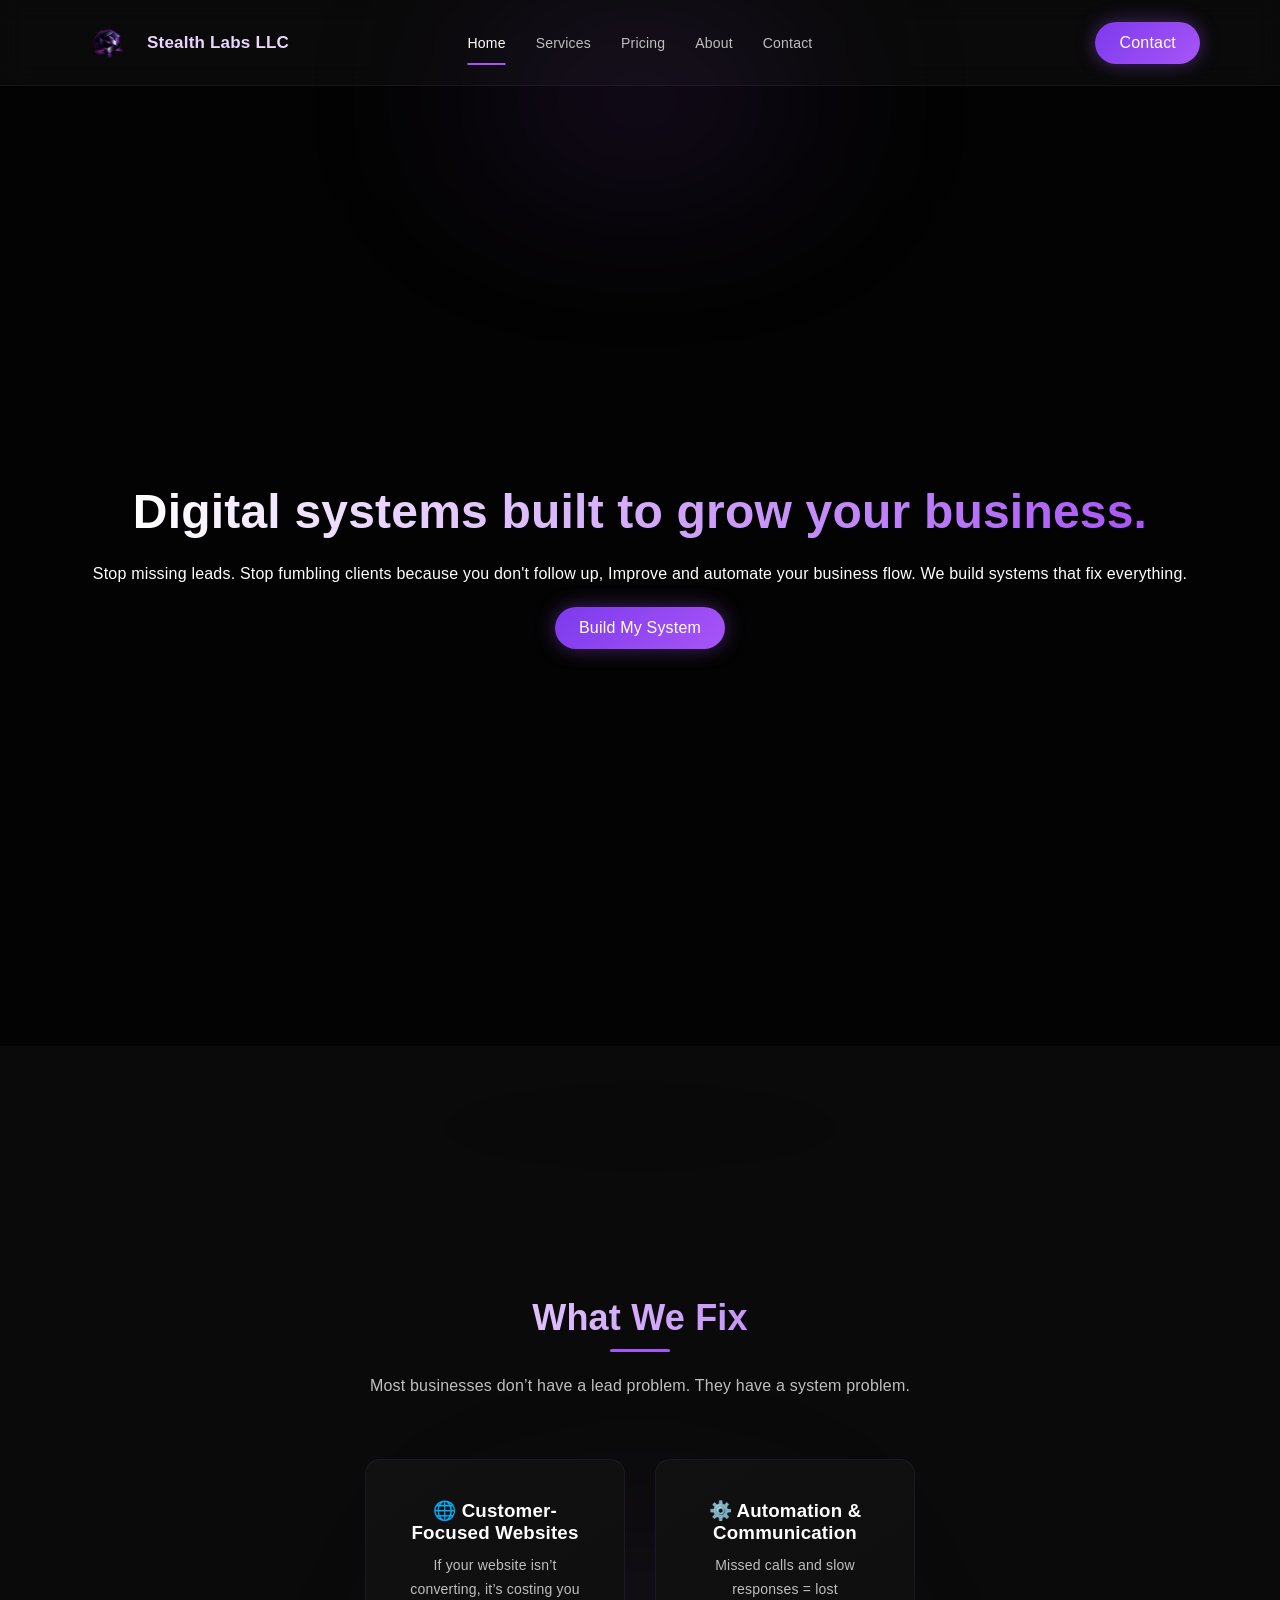
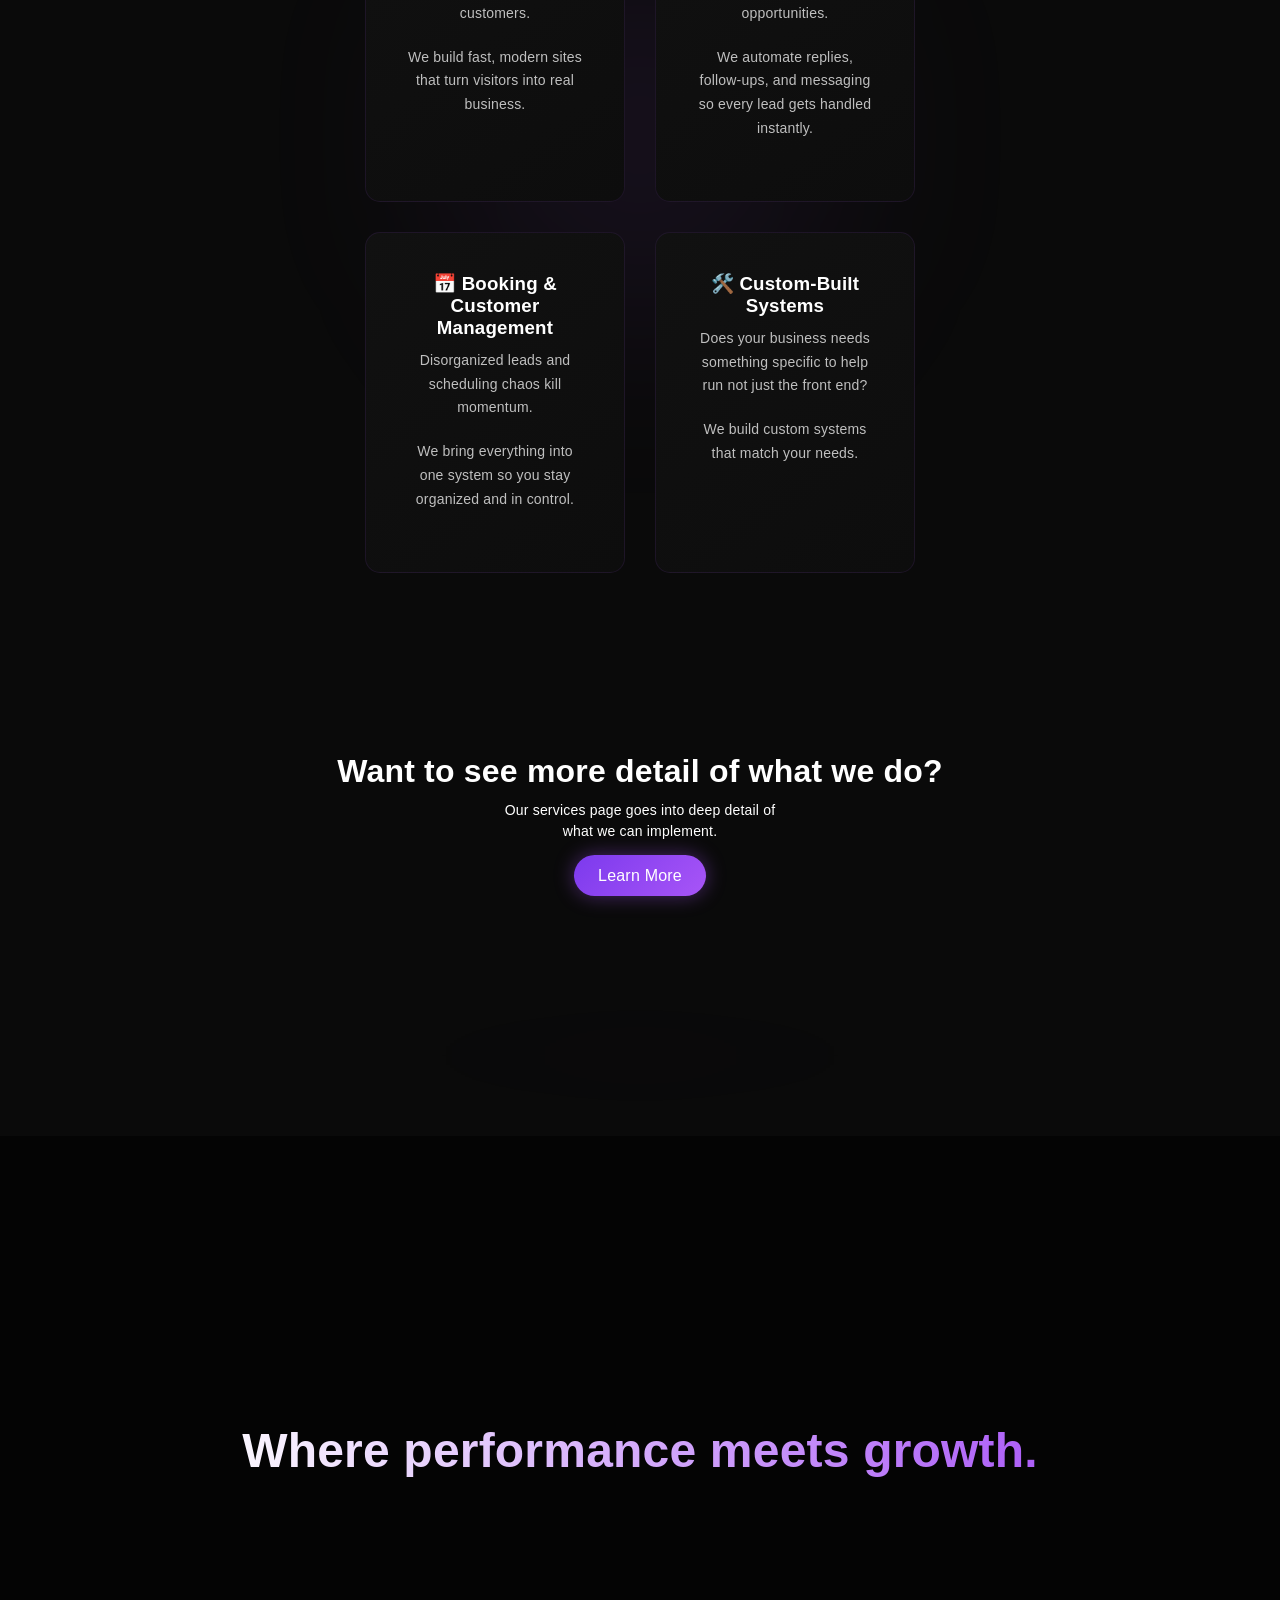
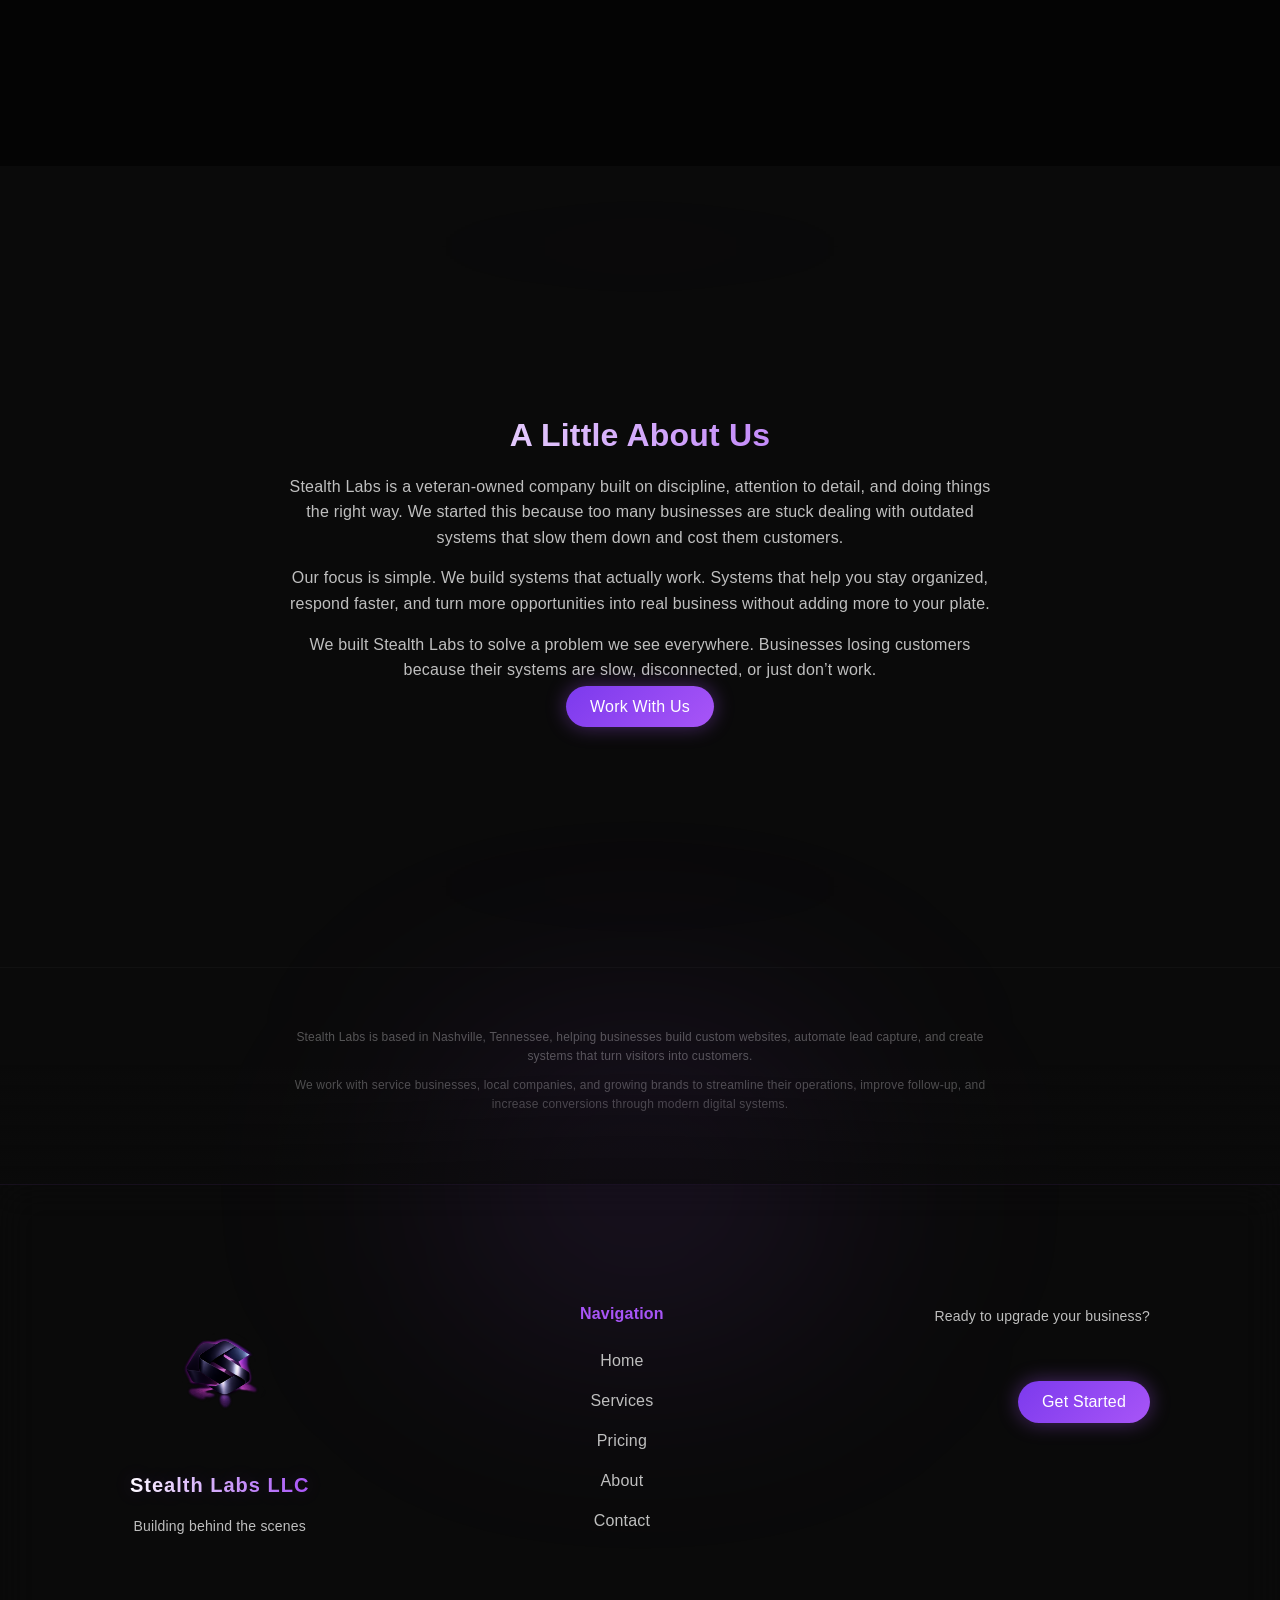
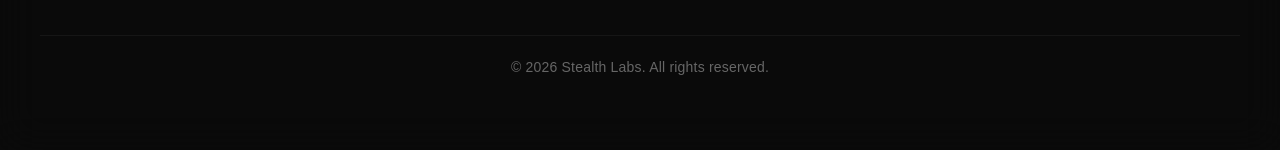
<file: index.html>
<!DOCTYPE html>
<html lang="en">
<head>
  <meta charset="UTF-8">
  <meta name="viewport" content="width=device-width, initial-scale=1.0">

  <title>Custom Business Operating Systems | Stealth Labs |</title>

  <meta name="description" content="Custom websites and automation systems, and business operating systems designed to capture leads, follow up automatically, and turn visitors into paying customers.">

  <meta name="robots" content="index, follow">

  <!-- Open Graph -->
  <meta property="og:title" content="Custom Websites & Automation | Stealth Labs">
  <meta property="og:description" content="We build high-performance websites and automation systems that turn visitors into customers.">
  <meta property="og:image" content="https://stealthlabsllc.com/Images/preview.jpg">
  <meta property="og:url" content="https://stealthlabsllc.com">
  <meta property="og:type" content="website">

  <link rel="icon" href="Images/Logo.png">
  <link rel="stylesheet" href="style.css">
  <link rel="prefetch" href="services.html">
  <link rel="prefetch" href="pricing.html">
  <link rel="prefetch" href="contact.html">
  <link rel="prefetch" href="about.html">
</head>
<body>

<!------------------- HEADER -------------------->
<header class="header">
  <div class="nav-container">

    <div class="logo">
      <a href="index.html" class="logo-wrap">
        <img src="Images/Logo.png">
        <span class="logo-text">Stealth Labs LLC</span>
      </a>
    </div>

    <nav class="nav">
      <a href="index.html" class="active">Home</a>
      <a href="services.html">Services</a>
      <a href="pricing.html">Pricing</a>
      <a href="about.html">About</a>
      <a href="contact.html" class="no-transition">Contact</a>
    </nav>

    <div class="hamburger" id="hamburger">
      <span></span>
      <span></span>
      <span></span>
    </div>

    <a href="contact.html" class="cta-btn no-transition">Contact</a>

  </div>
</header>
<!------------------- mobile menu -------------------->

<div class="mobile-menu" id="mobileMenu">

  <a href="index.html">Home</a>
  <a href="services.html">Services</a>
  <a href="pricing.html">Pricing</a>
  <a href="about.html">About</a>
  <a href="contact.html" class="no-transition">Contact</a>

</div>


<!------------------- HERO -------------------->

<section class="hero-video">

  <video autoplay muted loop playsinline class="bg-video">
    <source src="Images/growthvid.mp4" type="video/mp4">
  </video>

  <div class="hero-overlay"></div>

  <div class="container hero-container">
    <div class="hero-content">
      <h1>Digital systems built to grow your business.</h1>
      <p>Stop missing leads. Stop fumbling clients because you don't follow up, Improve and automate your business flow. We build systems that fix everything.</p>
      <a href="pricing.html#pricing-cards" class="cta-btn">Build My System</a>
    </div>
  </div>

</section>

<div class="divider"></div>
<!------------------- TRUST -------------------->

<section class="trust fade-up">

  <div class="container trust-container">

    <h2>What We Fix</h2>

    <p class="trust-subtext">
      Most businesses don’t have a lead problem. They have a system problem.
    </p>

    <div class="trust-grid">

      <div class="trust-item">
        <h3>🌐 Customer-Focused Websites</h3>
        <p>
          If your website isn’t converting, it’s costing you customers.
        </p>
        <p>
          We build fast, modern sites that turn visitors into real business.
        </p>
      </div>

      <div class="trust-item">
        <h3>⚙️ Automation & Communication</h3>
        <p>
          Missed calls and slow responses = lost opportunities.
        </p>
        <p>
          We automate replies, follow-ups, and messaging so every lead gets handled instantly.
        </p>
      </div>

      <div class="trust-item">
        <h3>📅 Booking & Customer Management</h3>
        <p>
          Disorganized leads and scheduling chaos kill momentum.
        </p>
        <p>
          We bring everything into one system so you stay organized and in control.
        </p>
      </div>

      <div class="trust-item">
        <h3>🛠️ Custom-Built Systems</h3>
        <p>
          Does your business needs something specific to help run not just the front end?
        </p>
        <p>
          We build custom systems that match your needs.
        </p>
      </div>

    </div>

  </div>

</section>

<section class="final-cta">

  <div class="container">

    <h2>Want to see more detail of what we do?</h2>
    <p>Our services page goes into deep detail of what we can implement.</p>

    <a href="services.html" class="cta-btn primary">Learn More</a>

  </div>

</section>

<div class="divider"></div>
<!------------------- VIDEO BREAK -------------------->
  
<section class="video-break fade-up">

  <video autoplay muted loop playsinline class="bg-video">
    <source src="Images/Codevid.mp4" type="video/mp4">
  </video>

  <div class="video-overlay"></div>

  <div class="video-content">
    <h2>Where performance meets growth.</h2>
  </div>

</section>

<div class="divider"></div>
<!------------------- ABOUT -------------------->

<section class="about fade-up">

  <div class="container about-container">

    <div class="about-text">
      <h2>A Little About Us</h2>

      <p>
        Stealth Labs is a veteran-owned company built on discipline, attention to detail, and doing things the right way.
        We started this because too many businesses are stuck dealing with outdated systems that slow them down and cost them customers.
      </p>

      <p>
        Our focus is simple. We build systems that actually work. Systems that help you stay organized, respond faster, 
        and turn more opportunities into real business without adding more to your plate.
      </p>

      <p>
        We built Stealth Labs to solve a problem we see everywhere. Businesses losing customers because their systems are slow, disconnected, or just don’t work.
      </p>

      <a href="pricing.html#pricing-cards" class="cta-btn">Work With Us</a>
    </div>

  </div>

</section>

<div class="divider"></div>


<!------------------- SEO -------------------->
<section class="seo-section">
  <div class="container">

    <p>
      Stealth Labs is based in Nashville, Tennessee, helping businesses build custom websites,
      automate lead capture, and create systems that turn visitors into customers.
    </p>

    <p>
      We work with service businesses, local companies, and growing brands to streamline their
      operations, improve follow-up, and increase conversions through modern digital systems.
    </p>

  </div>
</section>
<!------------------- FOOTER -------------------->
  
<footer class="footer">

    <div class="container footer-container">

      <div class="footer-col footer-brand">
        <img src="Images/Logo.png" alt="Stealth Labs Logo" class="footer-logo">

        <h3 class="brand-name">Stealth Labs LLC</h3>
        <p class="brand-tagline">Building behind the scenes</p>
      </div>

      <div class="footer-col">
        <h4>Navigation</h4>
        <a href="index.html">Home</a>
        <a href="services.html">Services</a>
        <a href="pricing.html">Pricing</a>
        <a href="about.html">About</a>
        <a href="contact.html" class="no-transition">Contact</a>
      </div>

      <div class="footer-cta">
        <p>Ready to upgrade your business?</p>
        <a href="pricing.html#pricing-cards" class="cta-btn">Get Started</a>
      </div>

    </div>

    <div class="footer-bottom">
      <p>© 2026 Stealth Labs. All rights reserved.</p>
    </div>

  </footer>

  <script src="script.js"></script>
  
</body>
</html>
</file>
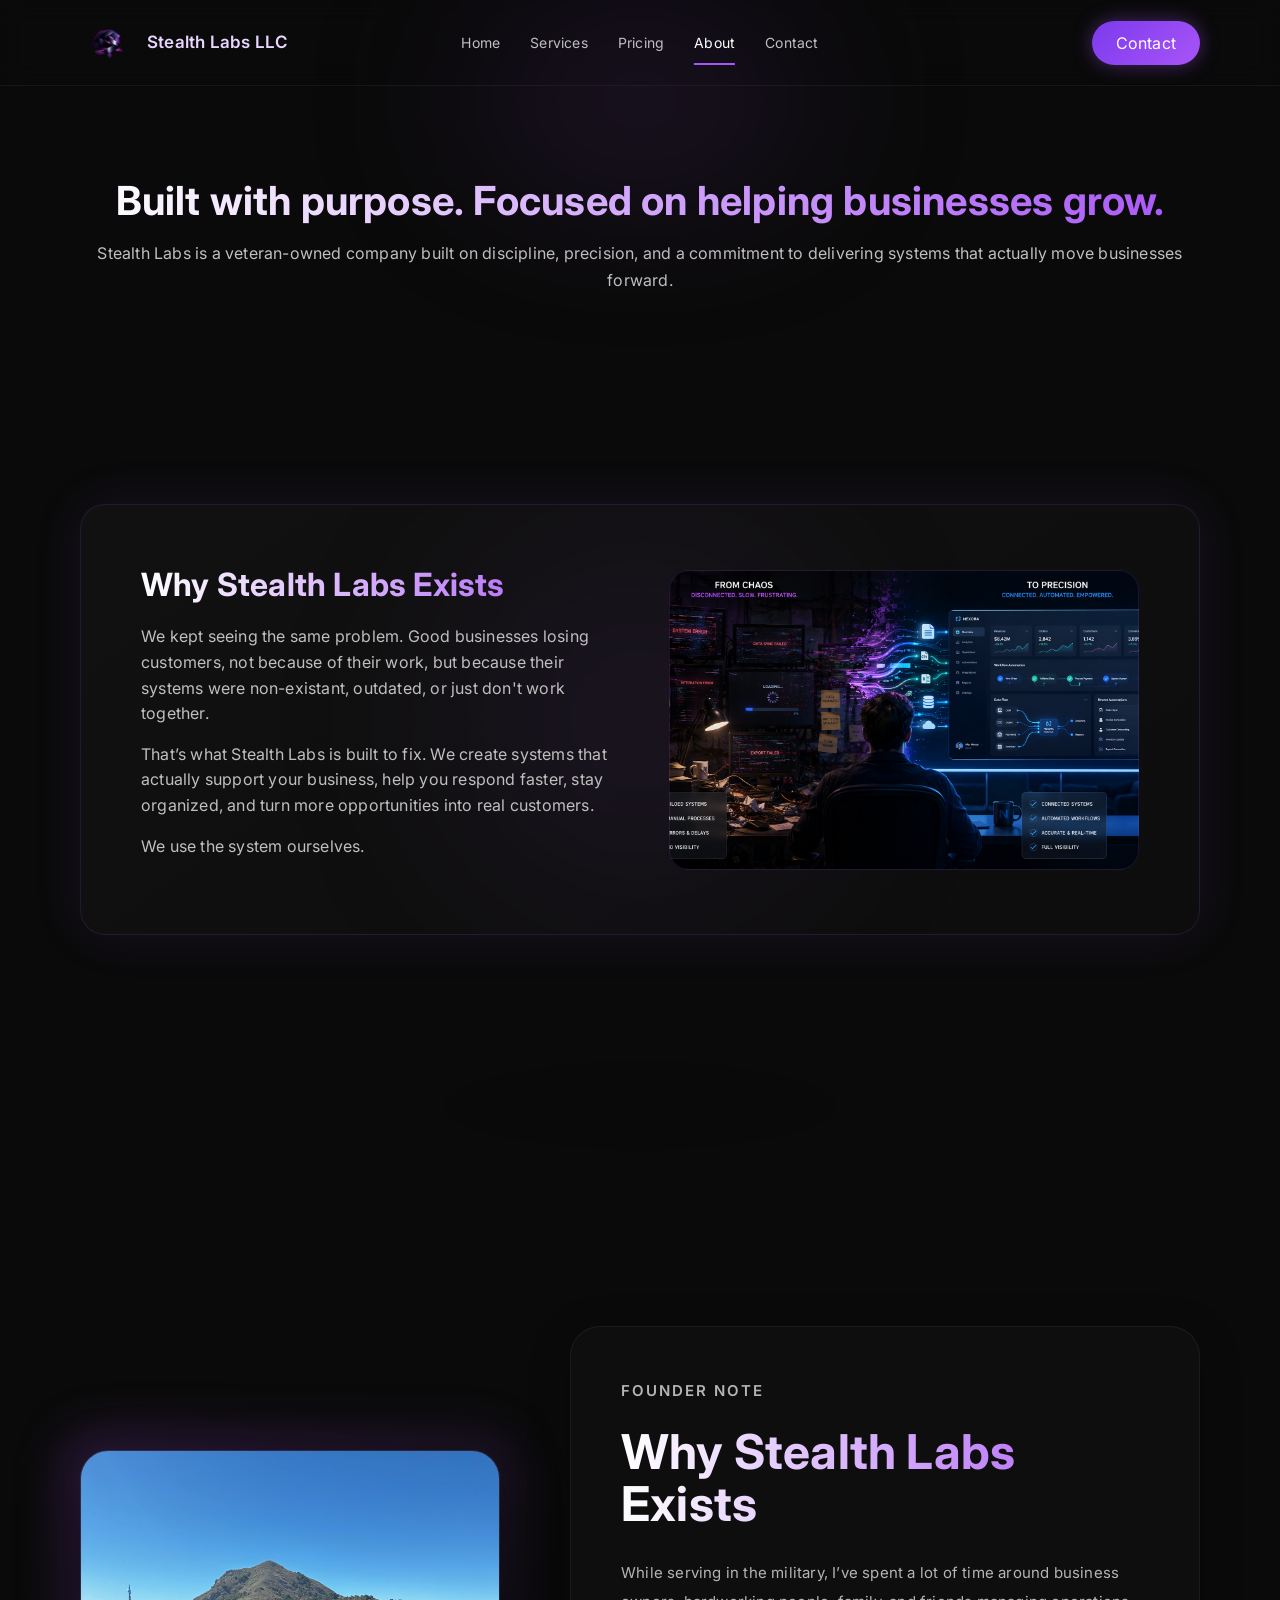
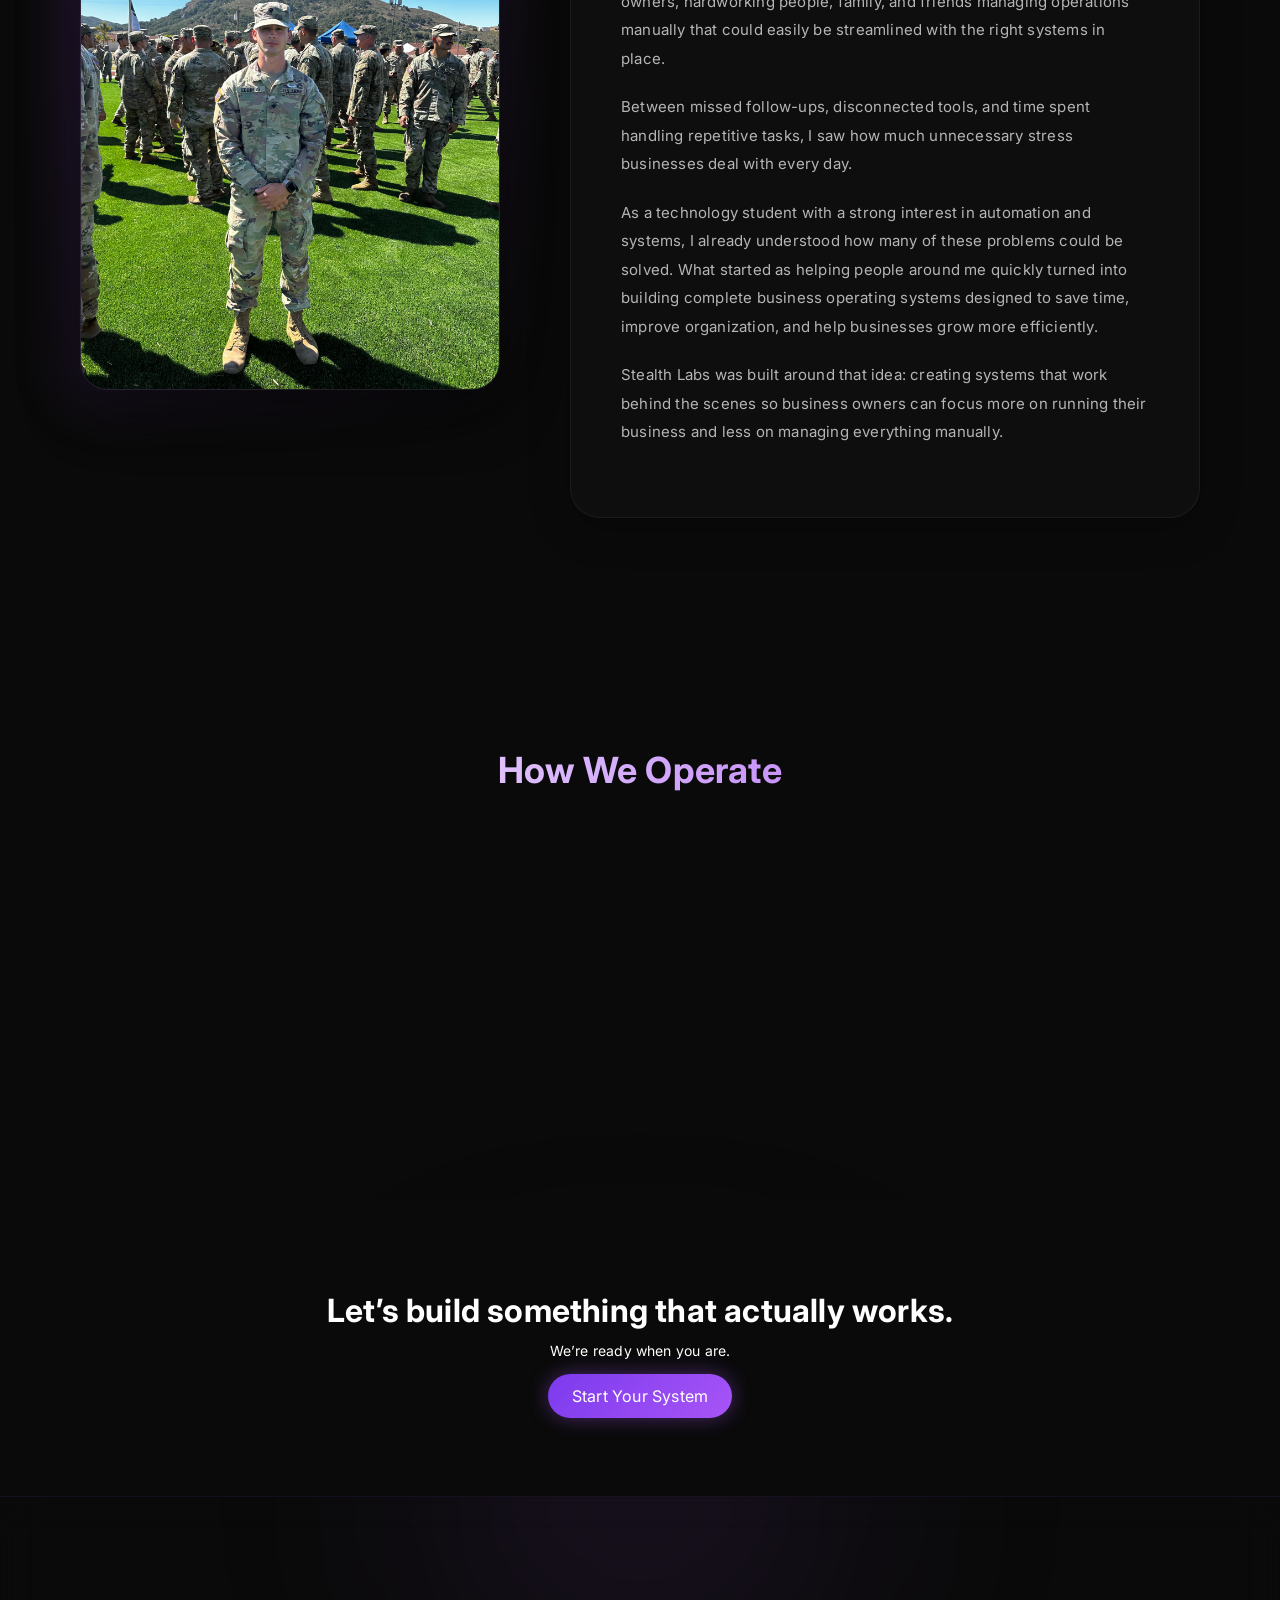
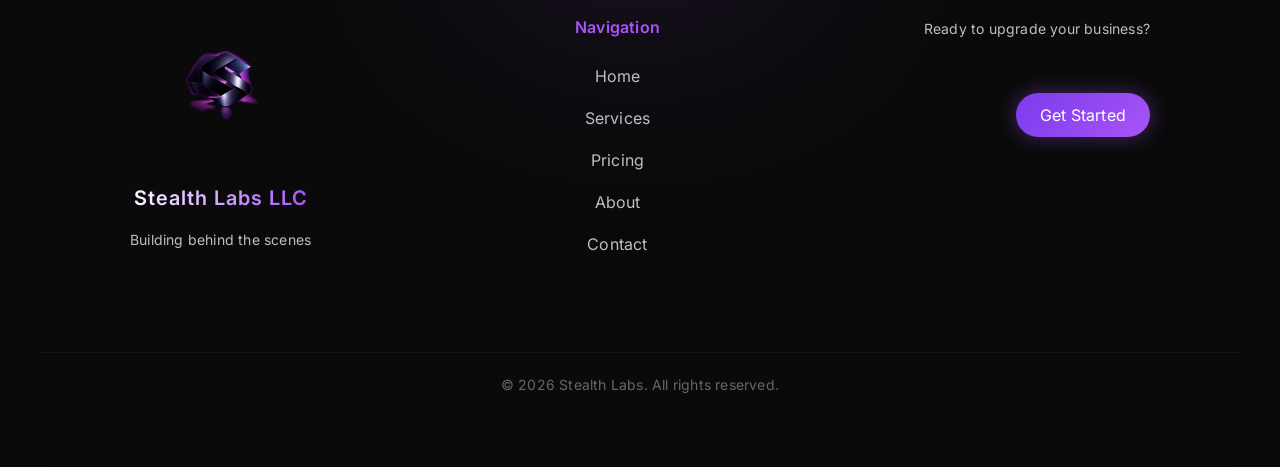
<file: about.html>
<!DOCTYPE html>
<html lang="en">
<head>
  <meta charset="UTF-8">
  <meta name="viewport" content="width=device-width, initial-scale=1.0, maximum-scale=1.0, user-scalable=no">
  <meta name="description" content="Custom websites and automation systems, and business operating systems designed to capture leads, follow up automatically, and turn visitors into paying customers.">
  <title>About | Stealth Labs</title>
  <link href="https://fonts.googleapis.com/css2?family=Inter:wght@300;400;600&display=swap" rel="stylesheet">
  <link rel="stylesheet" href="style.css">
  <link rel="prefetch" href="services.html">
  <link rel="prefetch" href="pricing.html">
  <link rel="prefetch" href="contact.html">
  <link rel="prefetch" href="index.html">
</head>
<body>

<!------------------- HEADER -------------------->   
<header class="header">
  <div class="nav-container">

    <div class="logo">
      <a href="index.html" class="logo-wrap">
        <img src="Images/Logo.png">
        <span class="logo-text">Stealth Labs LLC</span>
      </a>
    </div>

    <nav class="nav">
      <a href="index.html">Home</a>
      <a href="services.html">Services</a>
      <a href="pricing.html">Pricing</a>
      <a href="about.html" class="active">About</a>
      <a href="contact.html" class="no-transition">Contact</a>
    </nav>

    <div class="hamburger" id="hamburger">
        <span></span>
        <span></span>
        <span></span>
    </div>

    <a href="contact.html" class="cta-btn no-transition">Contact</a>

  </div>
</header>

<div class="mobile-menu" id="mobileMenu">
  <a href="index.html">Home</a>
  <a href="services.html">Services</a>
  <a href="pricing.html">Pricing</a>
  <a href="about.html">About</a>
  <a href="contact.html" class="no-transition">Contact</a>
</div>
<!--------------------ABOUT INTRO-------------------------->
<section class="about-intro">

  <div class="container">
    <h1>Built with purpose. Focused on helping businesses grow.</h1>
    <p>Stealth Labs is a veteran-owned company built on discipline, precision, and a commitment to delivering systems that actually move businesses forward.</p>
  </div>

</section>

<!--------------------ABOUT STORY-------------------------->

<section class="about-story">

  <div class="container">

    <div class="about-card">

      <div class="about-grid">

        <div class="about-text fade-left">
          <h2>Why Stealth Labs Exists</h2>

          <p>
            We kept seeing the same problem. Good businesses losing customers, not because of their work,
            but because their systems were non-existant, outdated, or just don't work together.
          </p>

          <p>
            That’s what Stealth Labs is built to fix. We create systems that actually support your business,
            help you respond faster, stay organized, and turn more opportunities into real customers.
          </p>

          <p>
            We use the system ourselves.
          </p>
        </div>

        <div class="about-visual fade-right"></div>

      </div>

    </div>

  </div>

</section>

<div class="divider"></div>

<!--------------------FOUNDER SECTION-------------------------->
<section class="founder-section">

  <div class="container founder-container">

    <!-- IMAGE -->
    <div class="founder-image-wrap">
      <img src="Images/founderphoto.jpeg" alt="Founder of Stealth Labs" class="founder-image">
    </div>

    <!-- CONTENT -->
    <div class="founder-content">

      <p class="section-label">FOUNDER NOTE</p>

      <h2>
        Why Stealth Labs Exists
      </h2>

      <p>
        While serving in the military, I’ve spent a lot of time around business owners, hardworking people, family, and friends managing operations manually that could easily be streamlined with the right systems in place.
      </p>

      <p>
        Between missed follow-ups, disconnected tools, and time spent handling repetitive tasks, I saw how much unnecessary stress businesses deal with every day.
      </p>

      <p>
        As a technology student with a strong interest in automation and systems, I already understood how many of these problems could be solved. What started as helping people around me quickly turned into building complete business operating systems designed to save time, improve organization, and help businesses grow more efficiently.
      </p>

      <p>
        Stealth Labs was built around that idea: creating systems that work behind the scenes so business owners can focus more on running their business and less on managing everything manually.
      </p>

    </div>

  </div>

</section>

<!--------------------ABOUT PRINCIPLES-------------------------->
<section class="about-principles">

  <div class="container">

    <h2 class="section-title">How We Operate</h2>

    <div class="principles-grid fade-up">

      <div class="principle-card fade-up">
        <div class="principle-icon">⚡</div>
        <h3>Precision</h3>
        <p>Every detail is intentional, built for performance, clarity, and long-term reliability.</p>
      </div>

      <div class="principle-card fade-up">
        <div class="principle-icon">🎯</div>
        <h3>Results</h3>
        <p>We prioritize outcomes, creating systems that directly contribute to your growth.</p>
      </div>

      <div class="principle-card fade-up">
        <div class="principle-icon">🔗</div>
        <h3>Simplicity</h3>
        <p>We streamline complexity into clean, efficient systems that are easy to use and scale.</p>
      </div>

    </div>

  </div>

</section>

<!--------------------FINAL CTA-------------------------->
<section class="final-cta">

  <div class="container">

    <h2>Let’s build something that actually works.</h2>
    <p>We’re ready when you are.</p>

    <a href="pricing.html#pricing-cards" class="cta-btn">Start Your System</a>

  </div>

</section>

<!------------------- FOOTER -------------------->
  
<footer class="footer">

    <div class="container footer-container">

      <div class="footer-col footer-brand">
        <img src="Images/Logo.png" alt="Stealth Labs Logo" class="footer-logo">

        <h3 class="brand-name">Stealth Labs LLC</h3>
        <p class="brand-tagline">Building behind the scenes</p>
      </div>

      <div class="footer-col">
        <h4>Navigation</h4>
        <a href="index.html">Home</a>
        <a href="services.html">Services</a>
        <a href="pricing.html">Pricing</a>
        <a href="about.html">About</a>
        <a href="contact.html" class="no-transition">Contact</a>
      </div>

      <div class="footer-cta">
        <p>Ready to upgrade your business?</p>
        <a href="pricing.html#pricing-cards" class="cta-btn">Get Started</a>
      </div>

    </div>

    <div class="footer-bottom">
      <p>© 2026 Stealth Labs. All rights reserved.</p>
    </div>

  </footer>

  <script src="script.js"></script>
  
</body>
</html>
</file>
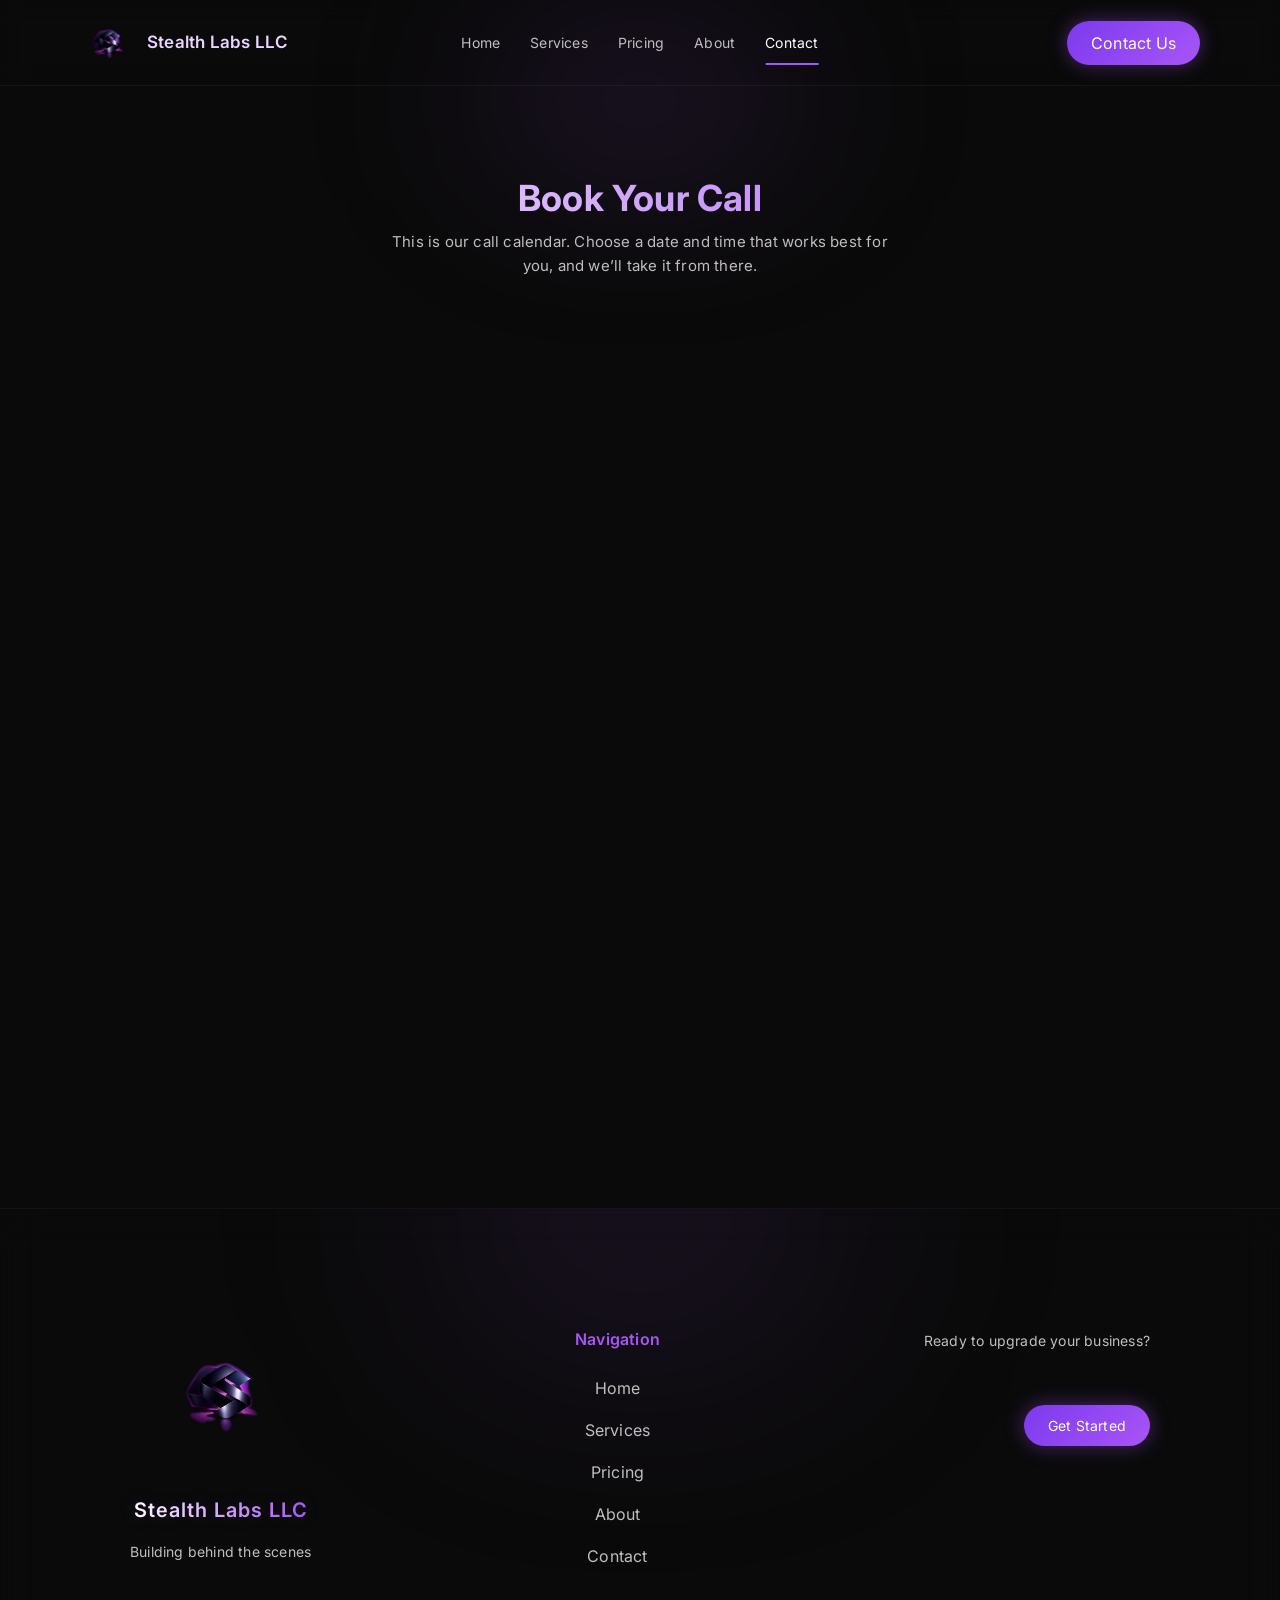
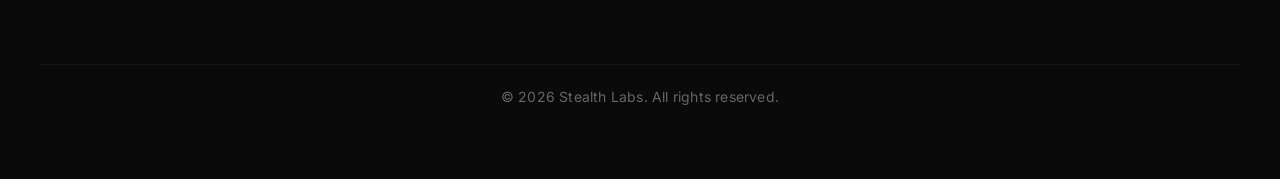
<file: contact.html>
<!DOCTYPE html>
<html lang="en">
<head>
  <meta charset="UTF-8">
  <meta name="viewport" content="width=device-width, initial-scale=1.0, maximum-scale=1.0, user-scalable=no">
  <meta name="description" content="Custom websites and automation systems, and business operating systems designed to capture leads, follow up automatically, and turn visitors into paying customers.">
  <title>Contact | Stealth Labs</title>
  <link href="https://fonts.googleapis.com/css2?family=Inter:wght@300;400;600&display=swap" rel="stylesheet">
  <link rel="stylesheet" href="style.css">
</head>
<body>

<!------------------- HEADER -------------------->   
<header class="header">
  <div class="nav-container">

    <div class="logo">
      <a href="index.html" class="logo-wrap">
        <img src="Images/Logo.png">
        <span class="logo-text">Stealth Labs LLC</span>
      </a>
    </div>

    <nav class="nav">
      <a href="index.html">Home</a>
      <a href="services.html">Services</a>
      <a href="pricing.html">Pricing</a>
      <a href="about.html">About</a>
      <a href="contact.html" class="active">Contact</a>
    </nav>

    <div class="hamburger" id="hamburger">
        <span></span>
        <span></span>
        <span></span>
    </div>

    <a href="contact.html" class="cta-btn">Contact Us</a>

  </div>
</header>

<div class="mobile-menu" id="mobileMenu">
  <a href="index.html">Home</a>
  <a href="services.html">Services</a>
  <a href="pricing.html">Pricing</a>
  <a href="about.html">About</a>
  <a href="contact.html">Contact</a>
</div>



<!------------------- FORM SECTION -------------------->
<section class="booking-section">

  <div class="container">

    <div class="booking-card">

      <h2 class="booking-title">
        Book Your Call
      </h2>

      <p class="booking-subtext">
        This is our call calendar. Choose a date and time that works best for you, and we’ll take it from there.
      </p>

      <div class="booking-embed">
        <iframe 
          src="https://pumpkin.stealthlabsllc.com/widget/booking/Y8qMVrfTcVpvbakUo5XM"
          style="width:100%; border:none;"
          id="bookingFrame"
        ></iframe>
      </div>

    </div>

  </div>

</section>

<script src="https://pumpkin.stealthlabsllc.com/js/form_embed.js"></script>


<!------------------- FOOTER -------------------->
  
<footer class="footer">

    <div class="container footer-container">

      <div class="footer-col footer-brand">
        <img src="Images/Logo.png" alt="Stealth Labs Logo" class="footer-logo">

        <h3 class="brand-name">Stealth Labs LLC</h3>
        <p class="brand-tagline">Building behind the scenes</p>
      </div>

      <div class="footer-col">
        <h4>Navigation</h4>
        <a href="index.html">Home</a>
        <a href="services.html">Services</a>
        <a href="pricing.html">Pricing</a>
        <a href="about.html">About</a>
        <a href="contact.html">Contact</a>
      </div>

      <div class="footer-cta">
        <p>Ready to upgrade your business?</p>
        <a href="/contact.html" class="cta-btn footer-btn">Get Started</a>
      </div>

    </div>

    <div class="footer-bottom">
      <p>© 2026 Stealth Labs. All rights reserved.</p>
    </div>

  </footer>

  <script src="script.js"></script>
  
</body>
</html>
</file>
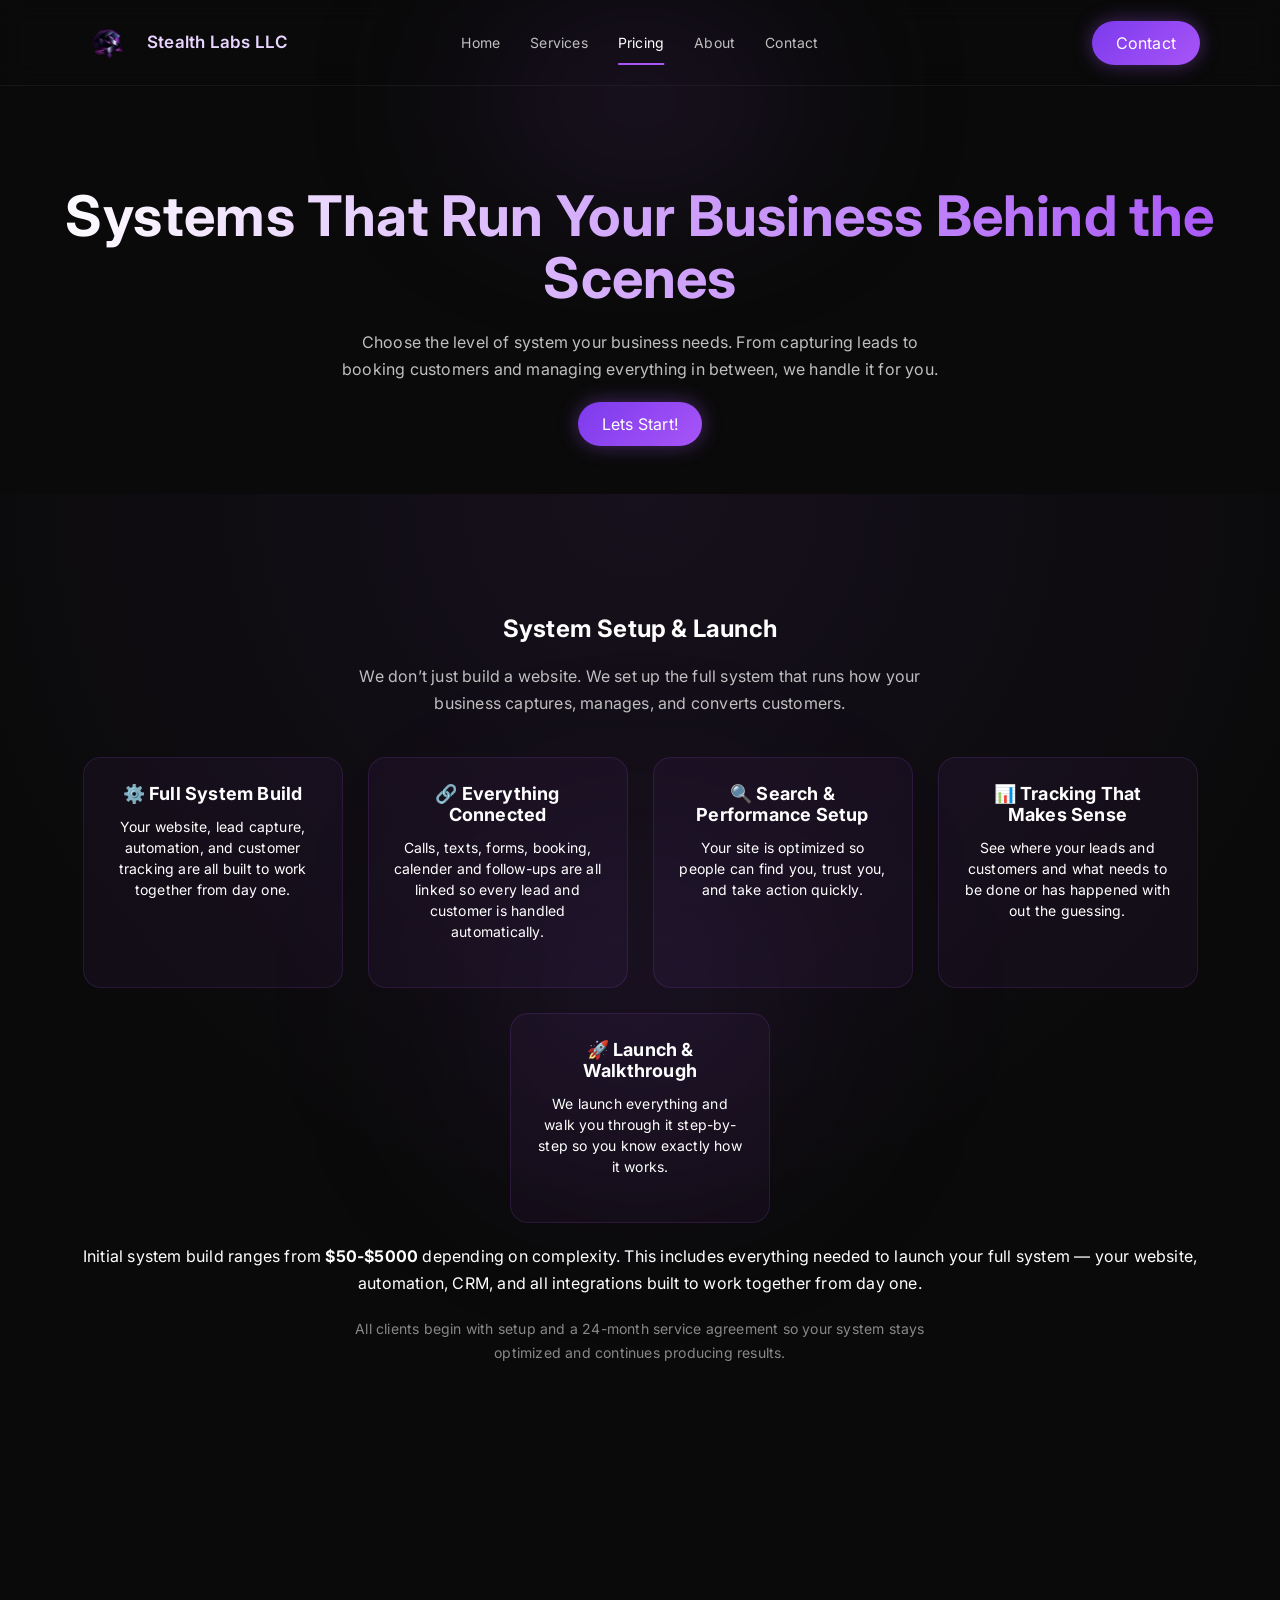
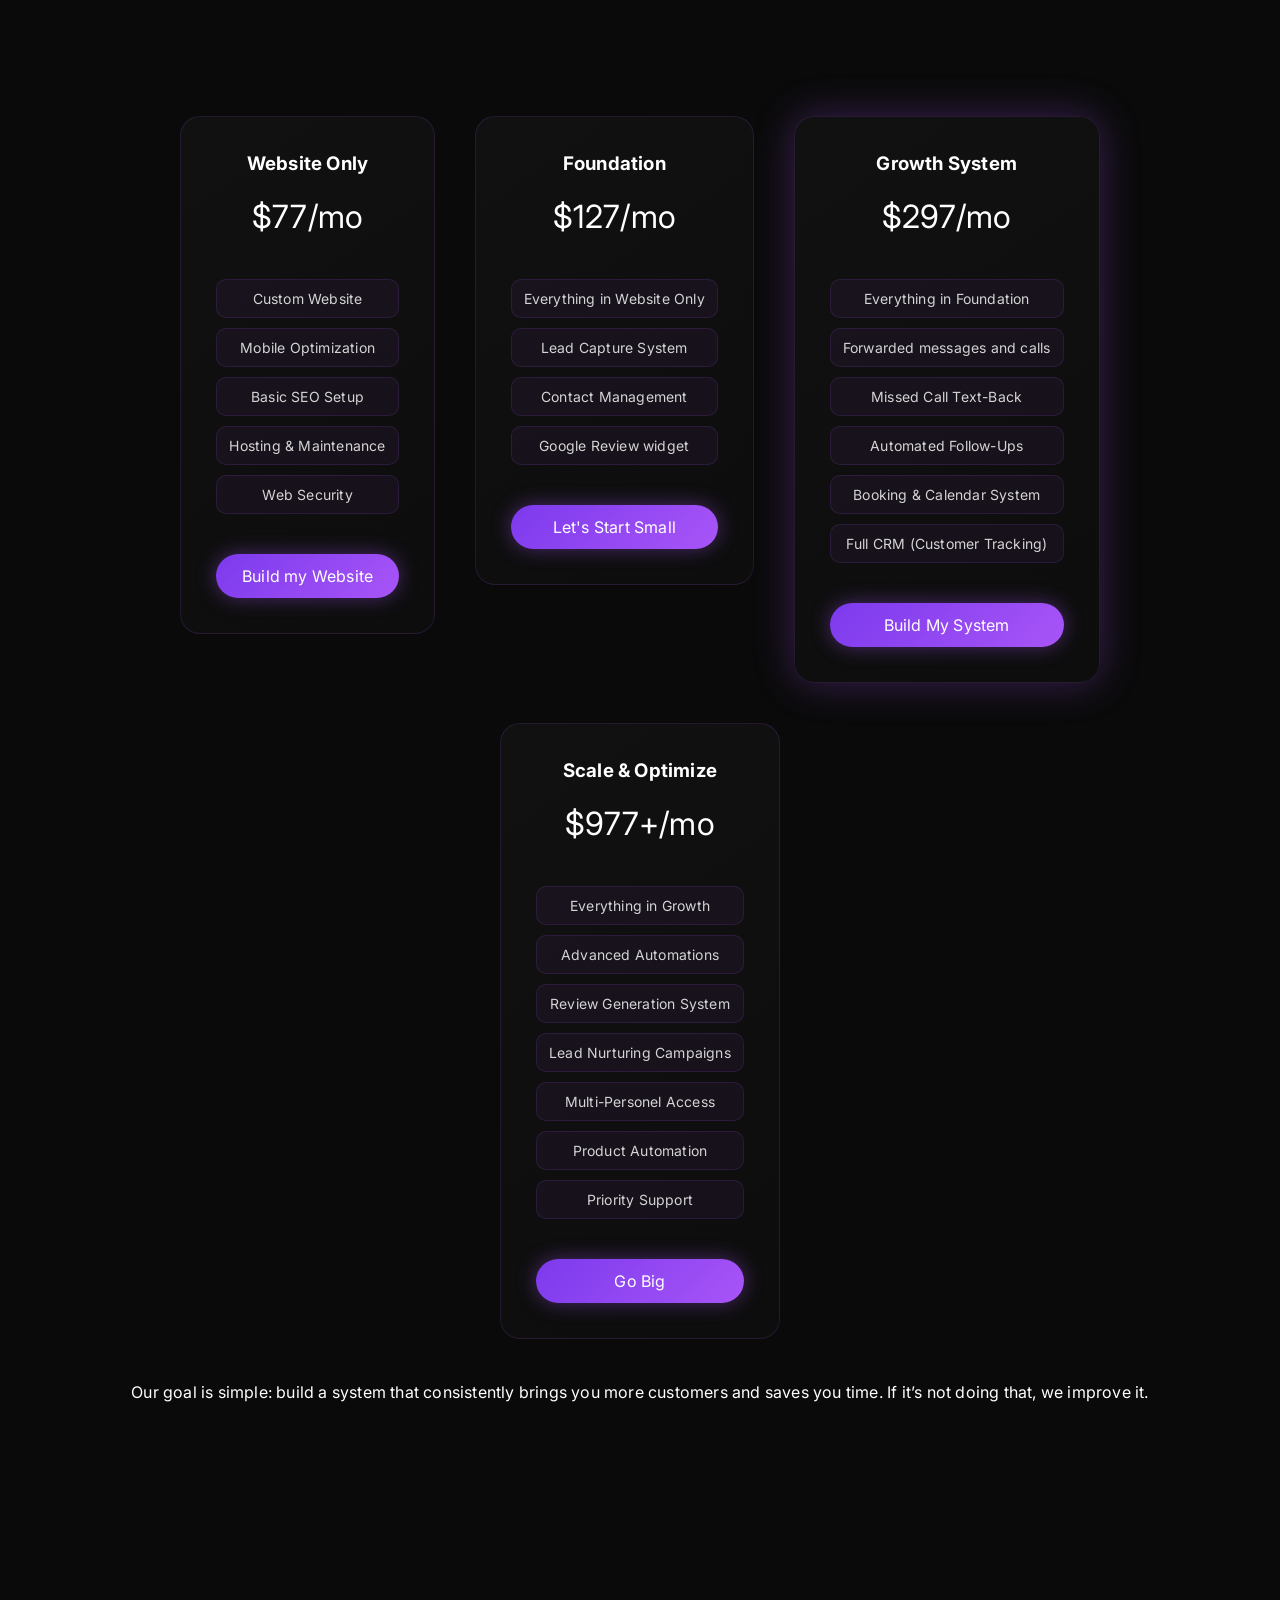
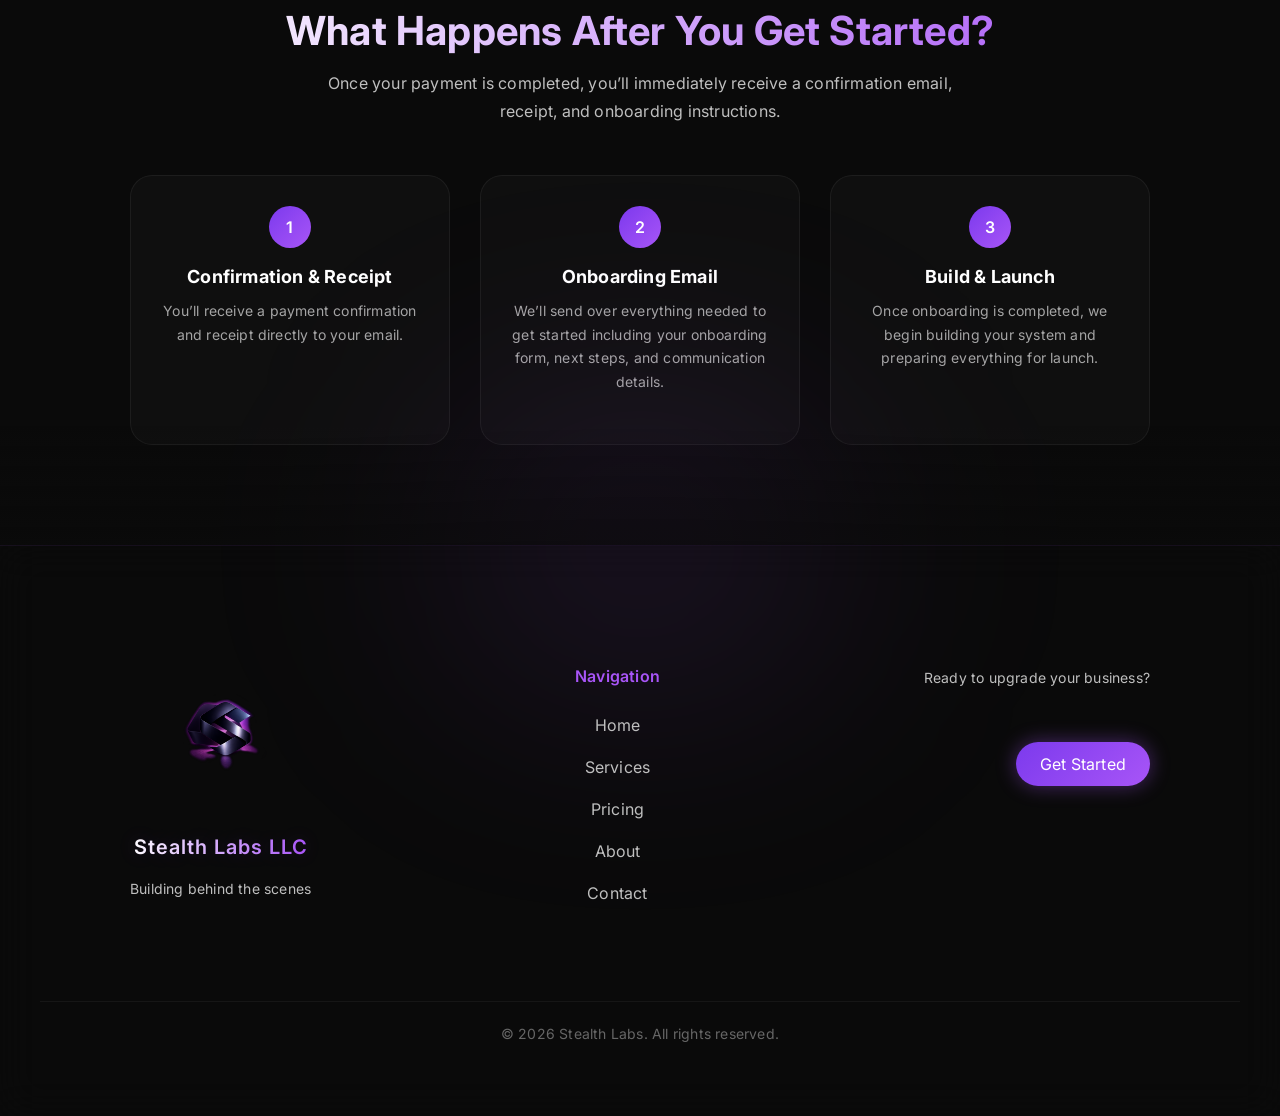
<file: pricing.html>
<!DOCTYPE html>
<html lang="en">
<head>
  <meta charset="UTF-8">
  <meta name="viewport" content="width=device-width, initial-scale=1.0">

  <title>Business Operating System Pricing | Stealth Labs |</title>

  <meta name="description" content="Explore Stealth Labs pricing plans for custom websites, business operating systems with automation, CRM setup, SEO, and lead generation solutions.">

  <link href="https://fonts.googleapis.com/css2?family=Inter:wght@300;400;600&display=swap" rel="stylesheet">
  <link rel="stylesheet" href="style.css">

  <link rel="prefetch" href="services.html">
  <link rel="prefetch" href="index.html">
  <link rel="prefetch" href="about.html">
  <link rel="prefetch" href="contact.html">
</head>
<body>

<!-- HEADER -->
<header class="header">
  <div class="nav-container">

    <div class="logo">
      <a href="index.html" class="logo-wrap">
        <img src="Images/Logo.png">
        <span class="logo-text">Stealth Labs LLC</span>
      </a>
    </div>

    <nav class="nav">
      <a href="index.html">Home</a>
      <a href="services.html">Services</a>
      <a href="pricing.html" class="active">Pricing</a>
      <a href="about.html">About</a>
      <a href="contact.html" class="no-transition">Contact</a>
    </nav>

    <div class="hamburger" id="hamburger">
      <span></span>
      <span></span>
      <span></span>
    </div>

    <a href="contact.html" class="cta-btn no-transition">Contact</a>

  </div>
</header>

<div class="mobile-menu" id="mobileMenu">
  <a href="index.html">Home</a>
  <a href="services.html">Services</a>
  <a href="pricing.html">Pricing</a>
  <a href="about.html">About</a>
  <a href="contact.html" class="no-transition">Contact</a>
</div>


<!-- HERO -->
<section class="pricing-hero">

  <h1>
    Systems That Run Your Business Behind the Scenes
  </h1>

  <p>
    Choose the level of system your business needs. From capturing leads to booking customers and managing everything in between, we handle it for you.
  </p>

  <div class="pricing-cta">
    <a href="pricing.html#pricing-cards" class="cta-btn">Lets Start!</a>
  </div>

</section>
  

<!-- SET UP -->

<section class="setup-section">

  <div class="container">

    <h2>System Setup & Launch</h2>

    <p class="setup-subtext">
      We don’t just build a website. We set up the full system that runs how your business captures, manages, and converts customers.
    </p>

    <div class="setup-grid">

      <div class="setup-item">
        <h3>⚙️ Full System Build</h3>
        <p>
          Your website, lead capture, automation, and customer tracking are all built to work together from day one.
        </p>
      </div>

      <div class="setup-item">
        <h3>🔗 Everything Connected</h3>
        <p>
          Calls, texts, forms, booking, calender and follow-ups are all linked so every lead and customer is handled automatically.
        </p>
      </div>

      <div class="setup-item">
        <h3>🔍 Search & Performance Setup</h3>
        <p>
          Your site is optimized so people can find you, trust you, and take action quickly.
        </p>
      </div>

      <div class="setup-item">
        <h3>📊 Tracking That Makes Sense</h3>
        <p>
          See where your leads and customers and what needs to be done or has happened with out the guessing.
        </p>
      </div>

      <div class="setup-item">
        <h3>🚀 Launch & Walkthrough</h3>
        <p>
          We launch everything and walk you through it step-by-step so you know exactly how it works.
        </p>
      </div>

    </div>

    <p class="setup-note">
      Initial system build ranges from <strong>$50-$5000</strong> depending on complexity.
      This includes everything needed to launch your full system  — your website, automation, CRM, and all integrations built to work together from day one.
    </p>

    <p class="pricing-note">
      All clients begin with setup and a 24-month service agreement so your system stays optimized and continues producing results.
    </p>

  </div>

</section>

<!-- VALUE STRIP -->
<section class="value-strip fade-strip">
  <p>No more mess. Just a system that works for you.</p>
</section>


<!-- PRICING CARDS -->
<section class="pricing" id="pricing-cards">

  <div class="pricing-grid">

    <!-- WEBSITE ONLY -->
    <div class="pricing-card">

      <h3>Website Only</h3>

      <p class="price">$77<span>/mo</span></p>

      <div class="features">
        <div class="feature">Custom Website</div>
        <div class="feature">Mobile Optimization</div>
        <div class="feature">Basic SEO Setup</div>
        <div class="feature">Hosting & Maintenance</div>
        <div class="feature">Web Security</div>
      </div>

      <a href="https://pumpkin.stealthlabsllc.com/payment-link/69f126efc970abb4095b0402" class="cta-btn no-transition">
        Build my Website
      </a>

    </div>

    <!-- FOUNDATION -->
    <div class="pricing-card">
      <h3>Foundation</h3>
      <p class="price">$127<span>/mo</span></p>

      <div class="features">
        <div class="feature">Everything in Website Only</div>
        <div class="feature">Lead Capture System</div>
        <div class="feature">Contact Management</div>
        <div class="feature">Google Review widget</div>
      </div>

      <a href="https://pumpkin.stealthlabsllc.com/payment-link/69f11c7cc970abb4095b03e3" class="cta-btn no-transition">Let's Start Small</a>
    </div>

    <!-- GROWTH -->
    <div class="pricing-card featured">
      <h3>Growth System</h3>
      <p class="price">$297<span>/mo</span></p>

      <div class="features">
        <div class="feature">Everything in Foundation</div>
        <div class="feature">Forwarded messages and calls</div>
        <div class="feature">Missed Call Text-Back</div>
        <div class="feature highlight">Automated Follow-Ups</div>
        <div class="feature">Booking & Calendar System</div>
        <div class="feature">Full CRM (Customer Tracking)</div>
      </div>

      <a href="https://pumpkin.stealthlabsllc.com/payment-link/69f11d618e7406bd4d4a39da" class="cta-btn no-transition">Build My System</a>
    </div>

    <!-- SCALE -->
    <div class="pricing-card">
      <h3>Scale & Optimize</h3>
      <p class="price">$977+<span>/mo</span></p>

      <div class="features">
        <div class="feature">Everything in Growth</div>
        <div class="feature">Advanced Automations</div>
        <div class="feature">Review Generation System</div>
        <div class="feature">Lead Nurturing Campaigns</div>
        <div class="feature">Multi-Personel Access</div>
        <div class="feature">Product Automation</div>
        <div class="feature">Priority Support</div>
      </div>

      <a href="https://pumpkin.stealthlabsllc.com/payment-link/69f11ee28e7406bd4d4a39e0" class="cta-btn no-transition">Go Big</a>
    </div>

  </div>

  
  <p class="pricing-guarantee">
    Our goal is simple: build a system that consistently brings you more customers and saves you time. If it’s not doing that, we improve it.
  </p>

</section>

<section class="onboarding-section">

  <div class="container onboarding-container">

    <h2>What Happens After You Get Started?</h2>

    <p class="onboarding-subtext">
      Once your payment is completed, you’ll immediately receive a confirmation email, receipt, and onboarding instructions.
    </p>

    <div class="onboarding-steps">

      <div class="onboarding-step">
        <span>1</span>
        <h3>Confirmation & Receipt</h3>
        <p>
          You’ll receive a payment confirmation and receipt directly to your email.
        </p>
      </div>

      <div class="onboarding-step">
        <span>2</span>
        <h3>Onboarding Email</h3>
        <p>
          We’ll send over everything needed to get started including your onboarding form, next steps, and communication details.
        </p>
      </div>

      <div class="onboarding-step">
        <span>3</span>
        <h3>Build & Launch</h3>
        <p>
          Once onboarding is completed, we begin building your system and preparing everything for launch.
        </p>
      </div>

    </div>

  </div>

</section>

<!------------------- FOOTER -------------------->
  
<footer class="footer">

    <div class="container footer-container">

      <div class="footer-col footer-brand">
        <img src="Images/Logo.png" alt="Stealth Labs Logo" class="footer-logo">

        <h3 class="brand-name">Stealth Labs LLC</h3>
        <p class="brand-tagline">Building behind the scenes</p>
      </div>

      <div class="footer-col">
        <h4>Navigation</h4>
        <a href="index.html">Home</a>
        <a href="services.html">Services</a>
        <a href="pricing.html">Pricing</a>
        <a href="about.html">About</a>
        <a href="contact.html" class="no-transition">Contact</a>
      </div>

      <div class="footer-cta">
        <p>Ready to upgrade your business?</p>
        <a href="pricing.html#pricing-cards" class="cta-btn">Get Started</a>
      </div>

    </div>

    <div class="footer-bottom">
      <p>© 2026 Stealth Labs. All rights reserved.</p>
    </div>

  </footer>

  <script src="script.js"></script>
  
</body>
</html>
</file>
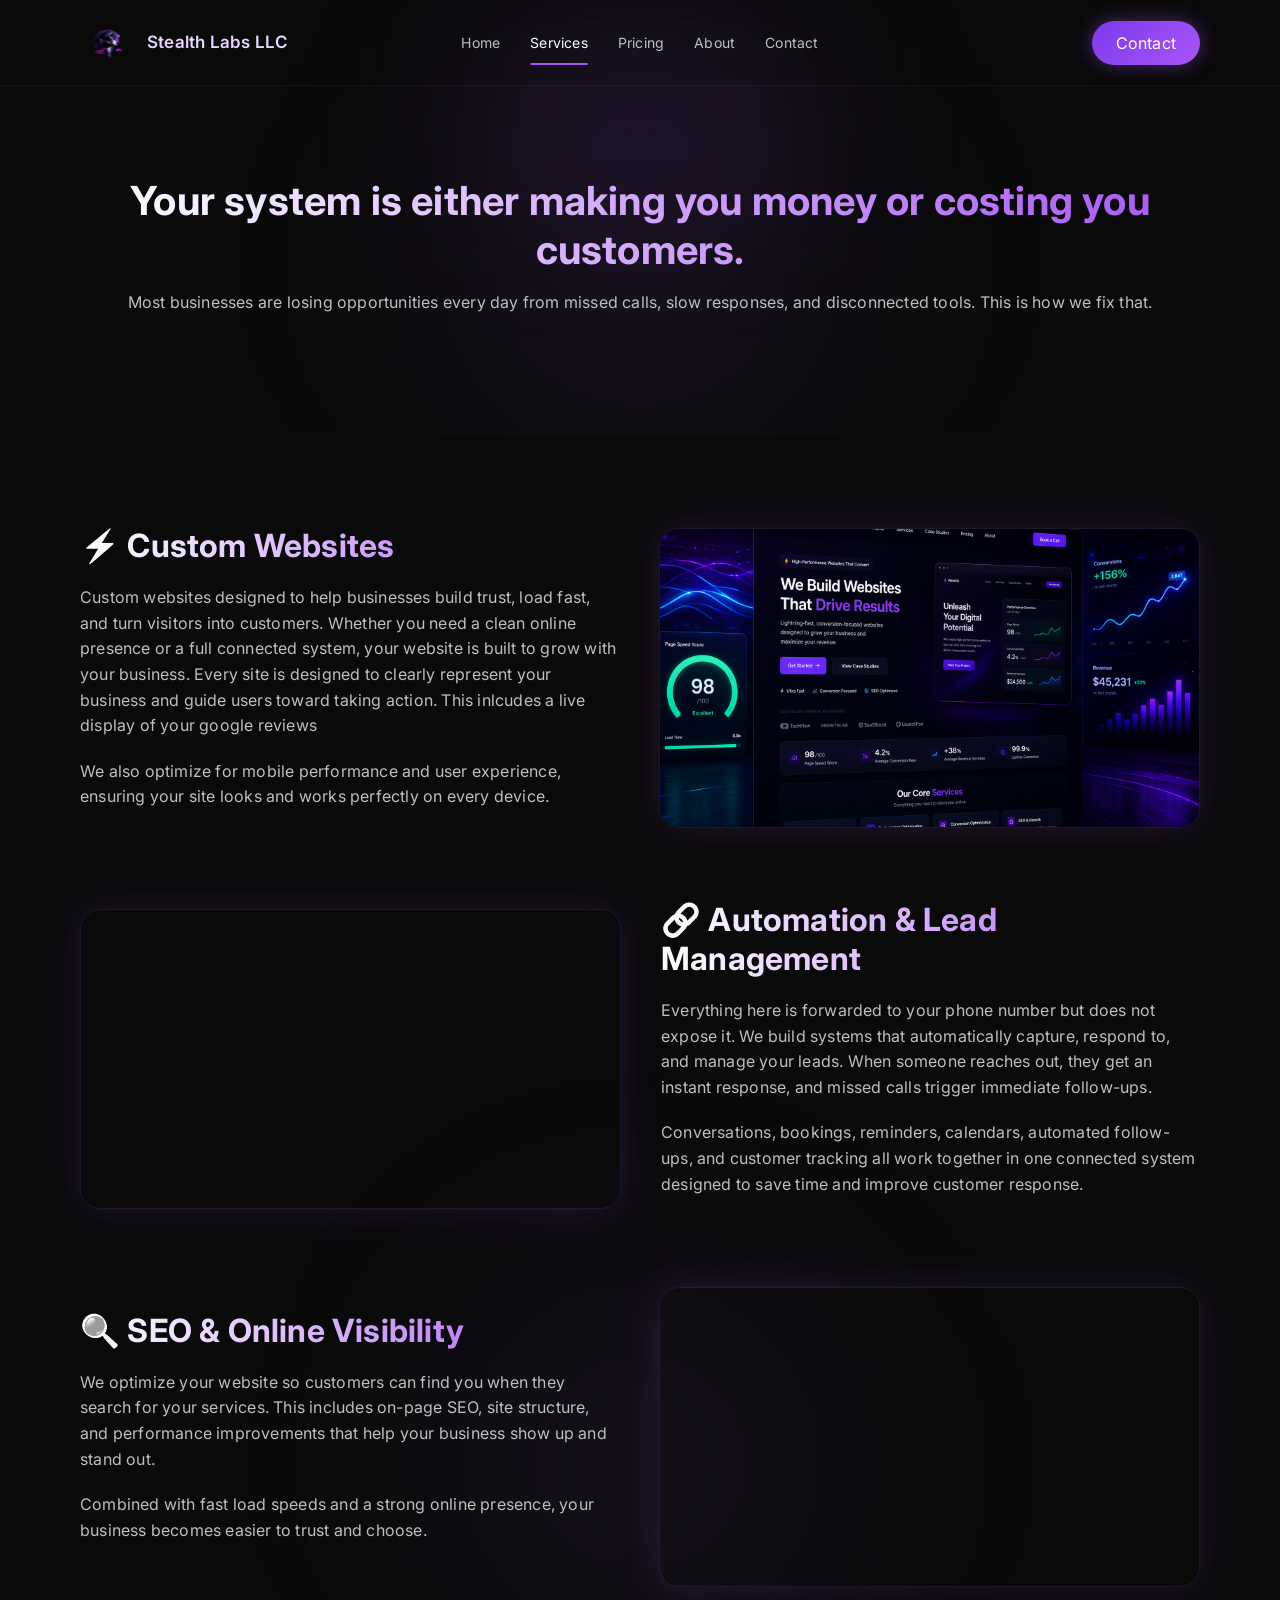
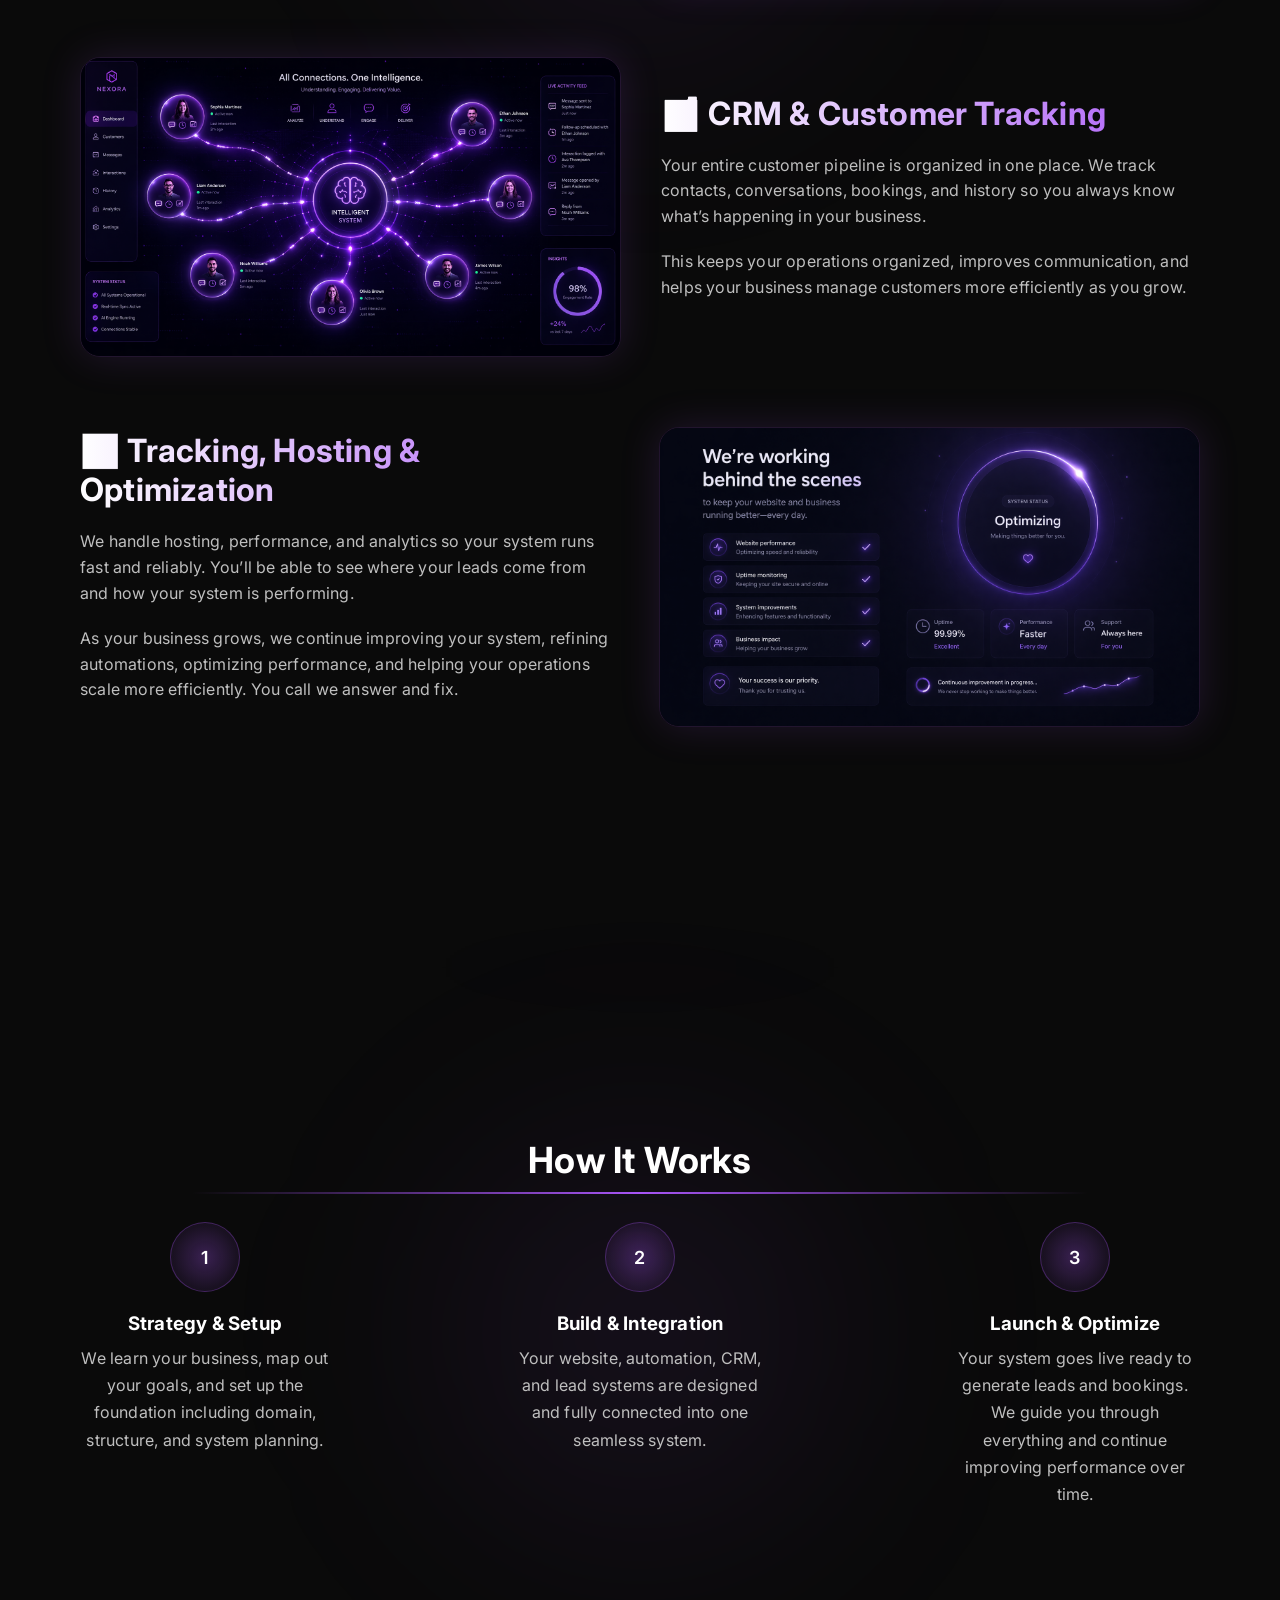
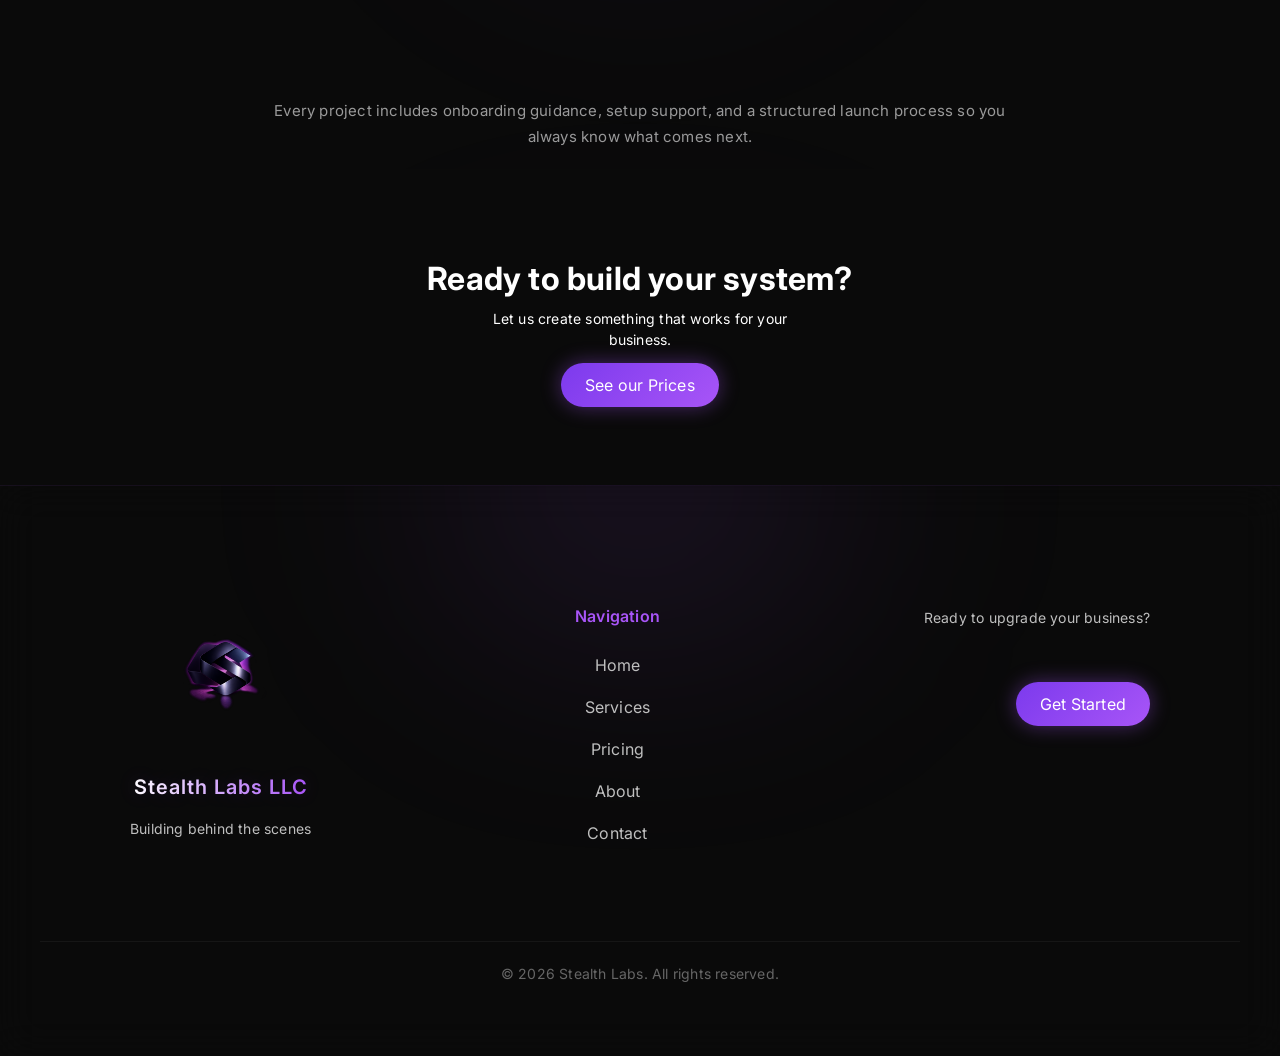
<file: services.html>
<!DOCTYPE html>
<html lang="en">
<head>
  <meta charset="UTF-8">
  <meta name="viewport" content="width=device-width, initial-scale=1.0, maximum-scale=1.0, user-scalable=no">
  <title>Services | Stealth Labs</title>
  <meta name="description" content="Custom websites and automation systems, and business operating systems designed to capture leads, follow up automatically, and turn visitors into paying customers.">

  <link href="https://fonts.googleapis.com/css2?family=Inter:wght@300;400;600&display=swap" rel="stylesheet">
  <link rel="stylesheet" href="style.css">
  <link rel="prefetch" href="index.html">
  <link rel="prefetch" href="pricing.html">
  <link rel="prefetch" href="about.html">
  <link rel="prefetch" href="contact.html">
</head>
<body>

<!-- HEADER -->
<header class="header">
  <div class="nav-container">

    <div class="logo">
      <a href="index.html" class="logo-wrap">
        <img src="Images/Logo.png">
        <span class="logo-text">Stealth Labs LLC</span>
      </a>
    </div>

    <nav class="nav">
      <a href="index.html">Home</a>
      <a href="services.html" class="active">Services</a>
      <a href="pricing.html">Pricing</a>
      <a href="about.html">About</a>
      <a href="contact.html" class="no-transition">Contact</a>
    </nav>

    <div class="hamburger" id="hamburger">
      <span></span>
      <span></span>
      <span></span>
    </div>

    <a href="contact.html" class="cta-btn no-transition">Contact</a>

  </div>
</header>

<div class="mobile-menu" id="mobileMenu">
  <a href="index.html">Home</a>
  <a href="services.html">Services</a>
  <a href="pricing.html">Pricing</a>
  <a href="about.html">About</a>
  <a href="contact.html" class="no-transition">Contact</a>
</div>

<!-- INTRO -->

<section class="services-intro fade-in">

  <div class="container">

    <h1>Your system is either making you money or costing you customers.</h1>
    <p>
      Most businesses are losing opportunities every day from missed calls, slow responses, and disconnected tools. This is how we fix that.
    </p>

  </div>

</section>

<!-- SERVICES -->
<!-- SERVICES -->
<section class="services-detail fade-in">

  <div class="container">

    <!-- SERVICE 1 -->
    <div class="service-row">
      <div class="service-text">
        <h2>⚡ Custom Websites</h2>
        <p>
          Custom websites designed to help businesses build trust, load fast, and turn visitors into customers. Whether you need a clean online presence or a full connected system, your website is built to grow with your business.
          Every site is designed to clearly represent your business and guide users toward taking action. This inlcudes a live 
          display of your google reviews
        </p>

        <p>
          We also optimize for mobile performance and user experience, ensuring your site looks and works perfectly on every device.
        </p>
      </div>
      <div class="service-visual">
        <img src="Images/websiteservice.png" alt="Custom Websites Service" loading="lazy">
      </div>
    </div>

    <!-- SERVICE 2 -->
    <div class="service-row reverse">
      <div class="service-text">
        <h2>🔗 Automation & Lead Management</h2>
        <p>
          Everything here is forwarded to your phone number but does not expose it. We build systems that automatically capture, respond to, and manage your leads.
          When someone reaches out, they get an instant response, and missed calls trigger immediate follow-ups.
        </p>

        <p>
          Conversations, bookings, reminders, calendars, automated follow-ups, and customer tracking all work together in one connected system designed to save time and improve customer response.
        </p>
      </div>

      <div class="service-visual video-box">
        <video autoplay muted loop playsinline>
          <source src="Images/messagingvideo.mp4" type="video/mp4">
        </video>
      </div>
    </div>

    <!-- SERVICE 3 -->
    <div class="service-row">
      <div class="service-text">
        <h2>🔍 SEO & Online Visibility</h2>
        <p>
          We optimize your website so customers can find you when they search for your services.
          This includes on-page SEO, site structure, and performance improvements that help your business show up and stand out.
        </p>

        <p>
          Combined with fast load speeds and a strong online presence, your business becomes easier to trust and choose.
        </p>
      </div>

      <div class="service-visual video-box">
        <video autoplay muted loop playsinline>
          <source src="Images/growthvid.mp4" type="video/mp4">
        </video>
      </div>
    </div>

    <!-- SERVICE 4 -->
    <div class="service-row reverse">
      <div class="service-text">
        <h2>🗂️ CRM & Customer Tracking</h2>
        <p>
          Your entire customer pipeline is organized in one place. We track contacts, conversations, bookings, and history so you always know what’s happening in your business.
        </p>

        <p>
          This keeps your operations organized, improves communication, and helps your business manage customers more efficiently as you grow.
        </p>
      </div>
      <div class="service-visual">
        <img src="Images/customermanagement.png" alt="Customer Management" loading="lazy">
      </div>
    </div>

    <!-- SERVICE 5 -->
    <div class="service-row">
      <div class="service-text">
        <h2>📊 Tracking, Hosting & Optimization</h2>
        <p>
          We handle hosting, performance, and analytics so your system runs fast and reliably.
          You’ll be able to see where your leads come from and how your system is performing.
        </p>

        <p>
          As your business grows, we continue improving your system, refining automations, optimizing performance, and helping your operations scale more efficiently.
          You call we answer and fix.
        </p>
      </div>
      <div class="service-visual">
        <img src="Images/optimization.png" alt="Ongoing Optimization" loading="lazy">
      </div>
    </div>

  </div>

</section>

<div class="divider"></div>

<!-- PROCESS -->
<section class="process fade-in">

  <div class="container">

    <h2>How It Works</h2>

    <div class="process-grid">

      <div class="process-step">
        <div class="step-number">1</div>
        <h3>Strategy & Setup</h3>
        <p>
          We learn your business, map out your goals, and set up the foundation including domain, structure, and system planning.
        </p>
      </div>

      <div class="process-step">
        <div class="step-number">2</div>
        <h3>Build & Integration</h3>
        <p>
          Your website, automation, CRM, and lead systems are designed and fully connected into one seamless system.
        </p>
      </div>

      <div class="process-step">
        <div class="step-number">3</div>
        <h3>Launch & Optimize</h3>
        <p>
          Your system goes live ready to generate leads and bookings. We guide you through everything and continue improving performance over time.
        </p>
      </div>

    </div>

  </div>

</section>

<div class="services-note">
  <p>
    Every project includes onboarding guidance, setup support, and a structured launch process so you always know what comes next.
  </p>
</div>

<!-- FINAL CTA -->
<section class="final-cta">

  <div class="container">

    <h2>Ready to build your system?</h2>
    <p>Let us create something that works for your business.</p>

    <a href="pricing.html" class="cta-btn primary">See our Prices</a>

  </div>

</section>

<!------------------- FOOTER -------------------->
  
<footer class="footer">

    <div class="container footer-container">

      <div class="footer-col footer-brand">
        <img src="Images/Logo.png" alt="Stealth Labs Logo" class="footer-logo">

        <h3 class="brand-name">Stealth Labs LLC</h3>
        <p class="brand-tagline">Building behind the scenes</p>
      </div>

      <div class="footer-col">
        <h4>Navigation</h4>
        <a href="index.html">Home</a>
        <a href="services.html">Services</a>
        <a href="pricing.html">Pricing</a>
        <a href="about.html">About</a>
        <a href="contact.html" class="no-transition">Contact</a>
      </div>

      <div class="footer-cta">
        <p>Ready to upgrade your business?</p>
        <a href="pricing.html#pricing-cards" class="cta-btn">Get Started</a>
      </div>

    </div>

    <div class="footer-bottom">
      <p>© 2026 Stealth Labs. All rights reserved.</p>
    </div>

  </footer>

  <script src="script.js"></script>
  
</body>
</html>
</file>
<file: style.css>
:root {
  --primary: #a855f7;
  --primary-glow: rgba(168, 85, 247, 0.3);
  --text-muted: #bfbfbf;

  --space-xs: 10px;
  --space-sm: 20px;
  --space-md: 40px;
  --space-lg: 70px;
  --space-xl: 100px;
}

body {
  margin: 0;
  background: #0a0a0a;
  color: white;
  font-family: 'Inter', sans-serif;
  letter-spacing: 0.2px;
  -webkit-font-smoothing: antialiased;
  opacity: 0;
  transition: opacity 0.2s ease, filter 0.2s ease;

}

html, body {
  overflow-x: hidden;
}



* {
  margin: 0;
  padding: 0;
  box-sizing: border-box;
}


/* CONTAINER */
.container {
  max-width: 1200px;
  margin: auto;
  padding: 20px 40px;
}

/* HEADER */
h1, h2 {
  margin-bottom: var(--space-sm);
}

p {
  margin-bottom: var(--space-sm);
}

.header {
  position: sticky;
  top: 0;
  width: 100%;
  z-index: 1000;

  background: rgba(10, 10, 10, 0.4);
  backdrop-filter: blur(12px);

  border-bottom: 1px solid rgba(255,255,255,0.05);
}


section::before,
section::after,
.about-card::before,
.services::before,
.services-detail::before,
.trust::before {
  pointer-events: none;
}

.hero-content,
.container,
.service-row,
.service-card,
.about-text,
.final-cta {
  position: relative;
  z-index: 10;
}

.header::before {
  content: "";
  position: absolute;
  top: 0;
  left: 50%;
  width: 500px;
  height: 200px;
  pointer-events: none;
  background: radial-gradient(circle, rgba(168,85,247,0.15), transparent 87%);
  transform: translateX(-50%);
  filter: blur(80px);
  z-index: 2;
}

.logo img {
  height: 55px;
  width: auto;
  object-fit: contain;
  align-items: center;
  display: flex;
  justify-self: start;
}

.nav-container {
  display: flex;
  align-items: center;
  justify-content: space-between;

  position: relative;
  max-width: 1200px;
  margin: 0 auto;
  padding: 15px 40px;
}

.nav {
  position: absolute;
  left: 50%;
  transform: translateX(-50%);

  display: flex;
  gap: 30px;
  z-index: 5;
}

.nav a {
  color: #bfbfbf;
  text-decoration: none;
  font-size: 14px;
  position: relative;
  margin: 0;
  padding: 8px 0;
  display: inline-block;
}

.nav-left {
  display: flex;
  align-items: center;
  gap: 40px; /* space between logo and nav */
}

.nav a:hover {
  color: white;
}

.hero-video .hero-container {
  min-height: calc(100vh - 80px);
  max-width: 100%;
  width: 100%;
  margin: 0 auto;
  padding: 0 40px;
}

/* HOVER */


/* UNDERLINE EFFECT */
.nav a::after {
  content: "";
  position: absolute;

  left: 50%;
  bottom: -6px;
  transform: translateX(-50%);

  width: 0%;
  height: 2px;
  background: #a855f7;

  transition: width 0.25s ease;
}

.nav a:hover::after {
  width: 100%;
}

.header .cta-btn {
  position: static;
  margin-left: auto;
  margin-top: 0;
  transform: none;
}

.header .cta-btn:hover {
  transform: scale(1.05);
  box-shadow: 0 0 30px rgba(168, 85, 247, 0.7);
}

.header.scrolled {
  background: rgba(10, 10, 10, 0.8);
  backdrop-filter: blur(16px);
}


.nav a.active {
  color: #ffffff;
}

.nav a.active::after {
  width: 100%;
}


.nav a:hover::after {
  width: 100%;
}

.hero-content h1 {
  font-size: 48px;
  line-height: 1.2;

  background: linear-gradient(90deg, #ffffff, #a855f7);
  background-clip: text;
  -webkit-background-clip: text;

  color: transparent;
}

/* VIDEO BACKGROUND */
.bg-video {
  position: absolute;
  top: 50%;
  left: 50%;
  width: 100%;
  height: 100%;
  object-fit: cover;
  transform: translate(-50%, -50%);
  z-index: 0;
}

/* OVERLAY (VERY IMPORTANT) */
.hero-overlay {
  position: absolute;
  inset: 0;
  background: rgba(0, 0, 0, 0.7);
  z-index: 1;
}

/* CONTENT */
.hero-content {
  position: relative;
  z-index: 2;
  max-width: 100%;
  width: 100% ;

  display: flex;
  flex-direction: column;
  align-items: center;
  gap: 20px;

  text-align: center;
}

/* CENTER HERO CONTENT PROPERLY */
.hero-video .hero-container {
  height: 100%;
  display: flex;
  align-items: center;
  justify-content: center;
}

/* SMOOTH FADE INTO NEXT SECTION */
.hero-video::after {
  content: "";
  position: absolute;
  bottom: 0;
  width: 100%;
  height: 80px;

  background: linear-gradient(to bottom, transparent, #0a0a0a);
  z-index: 2;
  pointer-events: none;
}

/* SERVICES */

.services::before {
  content: "";
  position: absolute;
  top: -80px;
  left: 50%;
  width: 600px;
  height: 200px;
  background: radial-gradient(circle, rgba(168,85,247,0.15), transparent 87%);
  transform: translateX(-50%);
  filter: blur(60px);
}

.services {
  padding: var(--space-lg) var(--space-md);
  text-align: center;
  position: relative;
}

.services-grid {
  display: flex;
  gap: var(--space-md);
  justify-content: center;
  flex-wrap: wrap;
  margin-top: 40px;
}

.service-card {
  background: linear-gradient(145deg, #111, #0d0d0d);
  padding: var(--space-md);
  border-radius: 20px;
  max-width: 320px;
  transition: all 0.3s ease;
  margin-bottom: 10px;

  border: 1px solid rgba(168, 85, 247, 0.15);
}

.service-card:hover {
  transform: translateY(-12px) scale(1.02);
  box-shadow: 0 0 40px rgba(168, 85, 247, 0.35);
}

.service-card h3 {
  margin-bottom: 15px;
}

.service-card p {
  color: #bfbfbf;
}

/* FOOTER */
.footer {
  position: relative;
  padding: 100px 40px 50px;  

  background: transparent;
  backdrop-filter: blur(20px);

  border-top: 1px solid rgba(168, 85, 247, 0.2);
  z-index: 2;
}

.footer-col {
  display: flex;
  flex-direction: column;
  gap: 14px;
  max-width: 250px;
  text-align: center;
}

.footer-brand {
  align-items: flex-start;
  text-align: left;
}

.footer::before {
  content: "";
  position: absolute;
  top: -200px;
  left: 50%;
  width: 600px;
  height: 400px;

  background: radial-gradient(circle, rgba(168,85,247,0.12), transparent 87%);
  transform: translateX(-50%);
  filter: blur(100px);
  z-index: 0;
}

.footer-container {
  position: relative;
  z-index: 1;

  display: flex;
  justify-content: space-between; /* KEY CHANGE */
  align-items: flex-start;

  gap: 40px;
  flex-wrap: wrap;

  max-width: 1100px;
  margin: 0 auto;
}

.footer-col h4 {
  margin-bottom: 15px;
  font-weight: 600;
  font-size: 16px;

  color: #a855f7;
}

.footer-col p {
  color: #bfbfbf;
  margin-bottom: 8px;
  line-height: 1.5;
  max-width: 250px;
}

.footer-col:not(:last-child) {
  margin-bottom: 10px;
  text-align: center;
}

.footer-cta {
  display: flex;
  flex-direction: column;
  align-items: flex-end;
  gap: 12px;
}

.footer-cta p {
  color: #bfbfbf;
  font-size: 14px;
}

.footer-btn {
  padding: 10px 20px;
  font-size: 14px;
}


.footer-col a {
  display: block;
  color: #bfbfbf;
  text-decoration: none;
  margin-bottom: 8px;
  transition: all 0.2s ease;
}

.footer-col a:hover {
  color: #ffffff;
  transform: translateX(3px);
}

.footer-logo {
  width: 130px;
  margin-bottom: 15px;
}

.footer-bottom {
  margin-top: 60px;
  text-align: center;
  font-size: 14px;
  color: #666;

  border-top: 1px solid rgba(255,255,255,0.05);
  padding-top: 20px;
}

.footer::after {
  content: "";
  position: absolute;
  top: -120px;
  left: 0;
  width: 100%;
  height: 120px;

  background: linear-gradient(to bottom, transparent, rgba(10,10,10,0.6));
}

.footer-brand {
  display: flex;
  flex-direction: column;
  align-items: center;
}

/* NAME */
.brand-name {
  font-size: 20px;
  margin-top: 10px;
  margin-bottom: 5px;

  font-weight: 600;
  letter-spacing: 1px;

  background: linear-gradient(90deg, #ffffff, #a855f7);
  background-clip: text;
  -webkit-background-clip: text;
  color: transparent;
  text-shadow: 0 0 20px rgba(168, 85, 247, 0.2);
}

/* TAGLINE */
.brand-tagline {
  color: #bfbfbf;
  font-size: 14px;
}

.about {
  padding: 70px 40px;
  text-align: center;
  position: relative;
}

.about-container {
  max-width: 800px;
  margin: auto;
}

.about h2 {
  font-size: 36px;
  margin-bottom: 20px;

  background: linear-gradient(90deg, #ffffff, #a855f7);
background-clip: text;
-webkit-background-clip: text;
  -webkit-text-fill-color: transparent;
}

.about p {
  color: #bfbfbf;
  margin-bottom: 20px;
  line-height: 1.6;
}

.point {
  margin-bottom: 10px;
  font-size: 18px;
}


.trust::before {
  content: "";
  position: absolute;
  top: 50%;
  left: 50%;
  width: 500px;
  height: 500px;
  background: radial-gradient(circle, rgba(168,85,247,0.1), transparent 87%);
  transform: translate(-50%, -50%);
  filter: blur(80px);
}

.trust {
  padding: 70px 40px;
  text-align: center;
  position: relative;
}

.trust-container {
  max-width: 900px;
  margin: auto;
}

.trust h2 {
  font-size: 36px;
  margin-bottom: 20px;
}

.trust-subtext {
  color: #bfbfbf;
  margin-bottom: 60px;
}

.trust-grid {
  display: flex;
  gap: 30px;
  flex-wrap: wrap;
  justify-content: center;
}


.trust-item {
  background: linear-gradient(145deg, #111, #0d0d0d);
  padding: var(--space-md);
  border-radius: 15px;
  max-width: 260px;
  transition: all 0.35s ease;

  border: 1px solid rgba(168, 85, 247, 0.1);
}

/* HOVER */
.trust-item:hover {
  transform: translateY(-10px); /* REMOVE SCALE */

  box-shadow:
    0 15px 40px rgba(0,0,0,0.6),
    0 0 40px rgba(168,85,247,0.4);

  border: 1px solid rgba(168,85,247,0.5);
}

.trust-item h3 {
  margin-bottom: 10px;
}

.trust-item p {
  color: #bfbfbf;
  font-size: 14px;
}

.services h2,
.trust h2,
.conversion h2 {
  background: linear-gradient(90deg, #ffffff, #a855f7);
background-clip: text;
-webkit-background-clip: text;
  -webkit-text-fill-color: transparent;
}

.services h2::after,
.trust h2::after,
.conversion h2::after {
  content: "";
  display: block;
  width: 60px;
  height: 3px;
  margin: 10px auto 0;
  background: #a855f7;
  border-radius: 10px;
}

.divider {
  width: 100%;
  height: 120px;
  background: radial-gradient(circle at center, rgba(168,85,247,0.15), transparent 50%);
  filter: blur(40px);
}

html {
  scroll-behavior: smooth;
  background: #0a0a0a;
}

.image-break {
  position: relative;
  height: 400px;

  background: url("Images/techstonks.png") center/cover no-repeat;
  background-attachment: fixed;
}

/* DARK OVERLAY */
.image-overlay {
  position: absolute;
  inset: 0;
  background: rgba(0, 0, 0, 0.5);
  pointer-events: none;
}

.image-content {
  position: relative;
  z-index: 2;
  height: 100%;
  display: flex;
  align-items: center;
  justify-content: center;
}

.image-content h2 {
  font-size: 32px;
  background: linear-gradient(90deg, #ffffff, #a855f7);
background-clip: text;
-webkit-background-clip: text;
color: transparent;
  -webkit-text-fill-color: transparent;
}

.video-break {
  position: relative;
  height: 70vh;
  min-height: 500px;
  overflow: hidden;
}


/* DARK OVERLAY */
.video-overlay {
  position: absolute;
  inset: 0;
  background: rgba(0, 0, 0, 0.6);
  z-index: 1;
}

/* TEXT */
.video-content {
  position: relative;
  z-index: 2;

  width: 100%;
  height: 100%;

  display: flex;
  align-items: center;
  justify-content: center;

  padding: 0 40px;
  text-align: center;
}

.video-content h2 {
  width: 100%;
  max-width: 900px;
  margin: 0 auto;

  font-size: clamp(28px, 4.5vw, 48px);
  line-height: 1.2;

  background: linear-gradient(90deg, #ffffff, #a855f7);
  -webkit-background-clip: text;
  background-clip: text;
  color: transparent;
}

.trust-item {
  position: relative;
  overflow: hidden;
}



/* MOBILE TAP */


.trust-item {
  transition: transform 0.2s ease, box-shadow 0.2s ease;
}

.trust-item:active {
  transform: scale(0.97);
}

* {
  -webkit-tap-highlight-color: transparent;
}



.final-cta {
  padding: 70px 40px;
  text-align: center;
}

.final-cta h2 {
  font-size: 36px;
  margin-bottom: 20px;
}

.final-cta p {
  font-size: 14px;
  line-height: 1.5;
  max-width: 300px;
  margin: 10px auto 0;
}

/* SMALL HERO */
.small-hero {
  height: 60vh;
}

/* SERVICE BLOCKS */
.services-detail {
  padding: 70px 40px;
}

.service-block {
  position: relative;
  padding: 60px;
  margin-bottom: 60px;
  border-radius: 20px;

  background: linear-gradient(145deg, #111, #0d0d0d);
  border: 1px solid rgba(168, 85, 247, 0.15);

  transition: all 0.3s ease;
}

.service-block:hover {
  transform: translateY(-8px);
  box-shadow: 0 0 40px rgba(168, 85, 247, 0.3);
}

.service-block h2 {
  font-size: 28px;
  margin-bottom: 15px;

  background: linear-gradient(90deg, #fff, #a855f7);
  background-clip: text;
  -webkit-background-clip: text;
  color: transparent;
}

.service-block p {
  color: #bfbfbf;
  line-height: 1.6;
}

/* PROCESS */
.process {
  padding: 70px 40px;
  text-align: center;
}

.process-grid {
  display: flex;
  gap: 30px;
  justify-content: center;
  margin-top: 40px;
  flex-wrap: wrap;
}

.process-step {
  max-width: 250px;
}

.services-detail {
  position: relative;
}

.services-detail::before {
  content: "";
  position: absolute;
  top: 50%;
  left: 50%;
  width: 600px;
  height: 600px;

  background: radial-gradient(circle, rgba(168,85,247,0.1), transparent 70%);
  transform: translate(-50%, -50%);
  filter: blur(100px);
  z-index: 1;
}

.service-block {
  position: relative;
  z-index: 1;
}

.service-row {
  display: flex;
  align-items: center;
  justify-content: space-between;
  margin-bottom: var(--space-lg);
  gap: var(--space-md);
}

.service-row.reverse {
  flex-direction: row-reverse;
}

/* TEXT */
.service-text {
  flex: 1;
}


.service-text h2 {
  font-size: 32px;
  margin-bottom: 20px;

  background: linear-gradient(90deg, #fff, #a855f7);
  background-clip: text;
  -webkit-background-clip: text;
  color: transparent;
}

.service-text p {
  color: #bfbfbf;
  line-height: 1.6;
}

/* VISUAL BLOCK */



.video-box {
  overflow: hidden;
  border-radius: 20px;
  position: relative;
}

.video-box video {
  width: 100%;
  height: 100%;
  object-fit: cover;
  border-radius: 20px;
}



.process {
  padding: 70px 40px;
  text-align: center;
  position: relative;
}

.process h2 {
  font-size: 36px;
  margin-bottom: 20px;
}

/* GRID */
.process-grid {
  display: flex;
  justify-content: space-between;
  gap: 40px;
  position: relative;
}

/* CONNECTING LINE */
.process-grid::before {
  content: "";
  position: absolute;
  top: -30px; /* push it lower */
  left: 10%;
  width: 80%;
  height: 2px;

  background: linear-gradient(to right, transparent, #a855f7, transparent);

  z-index: 0;
}

/* STEP */
.process-step {
  position: relative;
  max-width: 250px;
}

/* NUMBER */
.step-number {
  width: 70px;
  height: 70px;
  margin: auto;
  margin-bottom: 20px;

  border-radius: 50%;

  background: radial-gradient(circle, rgba(168,85,247,0.3), transparent);
  border: 1px solid rgba(168,85,247,0.3);

  display: flex;
  align-items: center;
  justify-content: center;

  font-weight: 600;
  font-size: 18px;
}

/* TEXT */
.process-step h3 {
  margin-bottom: 10px;
}

.process-step p {
  color: #bfbfbf;
}

.process-step:hover .step-number {
  box-shadow: 0 0 25px rgba(168, 85, 247, 0.6);
  transform: scale(1.05);
}



.process::before {
  content: "";
  position: absolute;
  top: 50%;
  left: 50%;
  width: 600px;
  height: 600px;

  background: radial-gradient(circle, rgba(168,85,247,0.1), transparent 70%);
  transform: translate(-50%, -50%);
  filter: blur(100px);
  z-index: 0;
}

.services-intro {
  padding: 70px 40px 80px;
  text-align: center;
  position: relative;
}

/* GLOW BACKGROUND */
.services-intro::before {
  content: "";
  position: absolute;
  top: 50%;
  left: 50%;
  width: 600px;
  height: 600px;

  background: radial-gradient(circle, rgba(168,85,247,0.12), transparent 70%);
  transform: translate(-50%, -50%);
  filter: blur(100px);
}

/* TEXT */
.services-intro h1 {
  font-size: 40px;
  margin-bottom: 15px;

  background: linear-gradient(90deg, #fff, #a855f7);
  background-clip: text;
  -webkit-background-clip: text;
  color: transparent;
}

.services-intro p {
  color: #bfbfbf;
}

.services-intro::after {
  content: "";
  position: absolute;
  bottom: -80px;
  left: 0;
  width: 100%;
  height: 120px;

  background: linear-gradient(to bottom, transparent, #0a0a0a);
}

.services-intro h1,
.services-intro p {
  opacity: 0;
  transform: translateY(20px);
  animation: fadeUp 0.8s ease forwards;
}

.services-intro p {
  animation-delay: 0.2s;
}

@keyframes fadeUp {
  to {
    opacity: 1;
    transform: translateY(0);
  }
}

.hero-content h1,
.hero-content p,
.hero-content .cta-btn {
  opacity: 0;
  transform: translateY(20px);
  animation: heroFadeUp 0.8s ease forwards;
  margin: 0 auto;
}

.hero-content p {
  animation-delay: 0.2s;
}

.hero-content .cta-btn {
  animation-delay: 0.4s;
}

@keyframes heroFadeUp {
  to {
    opacity: 1;
    transform: translateY(0);
  }
}

.fade-up {
  opacity: 0;
  transform: translateY(40px);
}

.fade-up.show {
  opacity: 1;
  transform: translateY(0);
  transition: all 0.6s ease;
}

.trust-item {
  opacity: 0;
  transform: translateY(30px);
  transition: all 0.6s ease;
}

.trust.show .trust-item {
  opacity: 1;
  transform: translateY(0);
}

.trust.show .trust-item:nth-child(1) { transition-delay: 0.1s; }
.trust.show .trust-item:nth-child(2) { transition-delay: 0.2s; }
.trust.show .trust-item:nth-child(3) { transition-delay: 0.3s; }
.trust.show .trust-item:nth-child(4) { transition-delay: 0.4s; }

@keyframes pulseGlow {
  0%, 100% {
    box-shadow: 0 0 15px rgba(168, 85, 247, 0.5);
  }
  50% {
    box-shadow: 0 0 30px rgba(168, 85, 247, 0.5);
  }
}

/* INTRO */
.about-intro {
  padding: 70px 40px 80px;
  text-align: center;
}

.about-intro h1 {
  font-size: 40px;
  margin-bottom: 15px;

  background: linear-gradient(90deg, #fff, #a855f7);
  background-clip: text;
  -webkit-background-clip: text;
  color: transparent;
}

.about-intro p {
  color: #bfbfbf;
}

/* STORY */
.about-grid {
  display: flex;
  gap: 60px;
  align-items: center;
}

.about-visual {
  flex: 1;
  height: 300px;
  border-radius: 20px;

  background: linear-gradient(145deg, #111, #0d0d0d);
  border: 1px solid rgba(168,85,247,0.15);
}

/* PRINCIPLES */
.principles-grid {
  display: flex;
  gap: 30px;
  justify-content: center;
  margin-top: 40px;
}

.principle {
  max-width: 250px;
  text-align: center;
}

.about-card {
  padding: 60px;
  border-radius: 25px;

  background: linear-gradient(145deg, #111, #0d0d0d);
  border: 1px solid rgba(168, 85, 247, 0.15);

  box-shadow: 0 0 50px rgba(168, 85, 247, 0.1);

  position: relative;
  overflow: hidden;
}

.about-card::before {
  content: "";
  position: absolute;
  top: 50%;
  left: 50%;
  width: 500px;
  height: 500px;

  background: radial-gradient(circle, rgba(168,85,247,0.12), transparent 70%);
  transform: translate(-50%, -50%);
  filter: blur(100px);
}

.about-grid {
  display: flex;
  align-items: center;
  gap: 60px;
  position: relative;
  z-index: 1;
}

.about-text {
  flex: 1;
}

.about-visual {
  flex: 1;
  height: 300px;
  border-radius: 20px;

  background: linear-gradient(145deg, #111, #0d0d0d);
  border: 1px solid rgba(168,85,247,0.15);
}

.about-text h2 {
  font-size: 32px;
  margin-bottom: 20px;

  background: linear-gradient(90deg, #fff, #a855f7);
  background-clip: text;
  -webkit-background-clip: text;
  color: transparent;
}

.about-text p {
  color: #bfbfbf;
  margin-bottom: 15px;
  line-height: 1.6;
}

.about-visual {
  background: url("Images/aboutimage.png") center/cover no-repeat;
}

/* SECTION TITLE */
.section-title {
  text-align: center;
  font-size: 36px;
  margin-bottom: 20px;

  background: linear-gradient(90deg, #fff, #a855f7);
  background-clip: text;
  -webkit-background-clip: text;
  color: transparent;
}

/* GRID */
.principles-grid {
  display: flex;
  justify-content: center;
  gap: 30px;
  flex-wrap: wrap;
}

/* CARD */
.principle-card {
  background: linear-gradient(145deg, #111, #0d0d0d);
  padding: 40px;
  border-radius: 20px;
  max-width: 260px;
  text-align: center;

  border: 1px solid rgba(168,85,247,0.15);
  transition: all 0.3s ease;
}

/* HOVER */
.principle-card:hover {
  transform: translateY(-10px) scale(1.02);

  box-shadow:
    0 15px 40px rgba(0,0,0,0.6),
    0 0 40px rgba(168,85,247,0.35);
}

/* ICON */
.principle-icon {
  font-size: 28px;
  margin-bottom: 15px;
}

/* TEXT */
.principle-card h3 {
  margin-bottom: 10px;
}

.principle-card p {
  color: #bfbfbf;
  font-size: 14px;
}


.principle-card {
  opacity: 0;
  transform: translateY(30px);
}

.principles-grid.show .principle-card {
  opacity: 1;
  transform: translateY(0);
  transition: all 0.6s ease;
}

.principles-grid.show .principle-card:nth-child(1) { transition-delay: 0.1s; }
.principles-grid.show .principle-card:nth-child(2) { transition-delay: 0.2s; }
.principles-grid.show .principle-card:nth-child(3) { transition-delay: 0.3s; }

/* INTRO */
.contact-intro {
  padding: 70px 40px 80px;
  text-align: center;
}

.contact-intro h1 {
  font-size: 40px;
  margin-bottom: 15px;

  background: linear-gradient(90deg, #fff, #a855f7);
  background-clip: text;
  -webkit-background-clip: text;
  color: transparent;
}

.contact-intro p {
  color: #bfbfbf;
}

/* FORM */
.contact-form-section {
  padding: 80px 40px;
  overflow: visible;
}

.form-title {
  font-size: 26px;
  line-height: 1.3;
  text-align: center;
  display: block;
  margin-bottom: 6px;
}

.form-card {
  display: flex;
  flex-direction: column;
  gap: 25px; /* THIS is the cleanest fix */
  overflow: visible;
  width: 100%;
  max-width: 700px;
  margin: 0 auto;
  padding: 40px;
  border-radius: 20px;
  word-break: normal;
  overflow-wrap: break-word;

  background: linear-gradient(145deg, #111, #0d0d0d);
  border: 1px solid rgba(168,85,247,0.15);

  box-shadow: 0 20px 60px rgba(0,0,0,0.6);
}

.form-header {
  text-align: center;
  margin-bottom: 30px;

  display: flex;
  flex-direction: column;
  gap: 12px;
}

.contact-form-section {
  padding: 80px 40px;
  text-align: center;
}

.form-embed {
  width: 100%;
  max-width: 600px;
  margin: 0 auto;
  margin-top: 20px;
}

.form-embed iframe {
  width: 100%;
  height: 600px;
  border: none;
}

.form-divider {
  width: 60%;
  height: 1px;
  margin: 0 auto;

  background: linear-gradient(
    to right,
    transparent,
    rgba(168,85,247,0.5),
    transparent
  );
}

/* CONTACT INFO */
.contact-grid {
  display: flex;
  justify-content: center;
  gap: 40px;
  text-align: center;
}

.contact-item h3 {
  margin-bottom: 10px;
}

.contact-item p {
  color: #bfbfbf;
}



/* MOBILE NAV FIXED */
.hamburger {
  display: none;
  flex-direction: column;
  gap: 5px;
  cursor: pointer;
}

.hamburger span {
  width: 25px;
  height: 3px;
  background: white;
}

.mobile-menu {
  position: fixed;
  top: 0;
  right: -100%;
  width: 100%;
  height: 100vh;

  background: rgba(10, 10, 10, 0.95);
  backdrop-filter: blur(20px);

  display: flex;
  flex-direction: column;
  align-items: center;
  justify-content: center;
  gap: 25px;

  transition: right 0.4s ease;
  z-index: 999;
}

.mobile-menu.active {
  right: 0;
}

.mobile-menu.active a {
  opacity: 1;
  transform: translateY(0);
  transition: all 0.4s ease;
}

.mobile-menu a {
  font-size: 22px;
  font-weight: 500;
  color: #e5e5e5;
  text-decoration: none;
  letter-spacing: 0.5px;

  transition: all 0.3s ease;
  opacity: 0;
  transform: translateY(20px);
}

.mobile-menu a:hover {
  color: #a855f7;
  transform: scale(1.05);
}

.mobile-cta {
  margin-top: 20px;
  padding: 10px 20px;
  font-size: 14px;
  display: inline-flex;
  align-items: center;
  justify-content: center;
  text-align: center;
  width: auto;
  line-height: 1;
  box-shadow: 0 0 20px rgba(168,85,247,0.6);
}

/* stagger effect */
.mobile-menu.active a:nth-child(1) { transition-delay: 0.1s; }
.mobile-menu.active a:nth-child(2) { transition-delay: 0.2s; }
.mobile-menu.active a:nth-child(3) { transition-delay: 0.3s; }
.mobile-menu.active a:nth-child(4) { transition-delay: 0.4s; }
.mobile-menu.active a:nth-child(5) { transition-delay: 0.5s; }
.mobile-menu.active a:nth-child(6) { transition-delay: 0.6s; }

body.menu-open {
  overflow: hidden;
}

.hamburger.active span:nth-child(1) {
  transform: rotate(45deg) translate(5px, 5px);
}

.hamburger.active span:nth-child(2) {
  opacity: 0;
}

.hamburger.active span:nth-child(3) {
  transform: rotate(-45deg) translate(5px, -5px);
}

.footer-link {
  color: #a855f7;
  font-weight: 600;
  text-decoration: none;
  transition: all 0.25s ease;
  position: relative;
}


/* UNDERLINE ANIMATION */
.footer-link::after {
  content: "";
  position: absolute;
  left: 0;
  bottom: -2px;
  width: 0%;
  height: 2px;
  background: #a855f7;
  transition: width 0.25s ease;
}

/* HOVER */
.footer-link:hover {
  color: #c084fc;
}

.footer-link:hover::after {
  width: 100%;
}


.video-box video {
  pointer-events: none;
}


.footer-link {
  text-shadow: 0 0 10px rgba(168, 85, 247, 0.3);
}


/* FOCUS (KEY FOR UX) */
.cta-btn {
  background: linear-gradient(135deg, #7c3aed, #a855f7);
  padding: 12px 24px;
  border-radius: 25px;
  text-decoration: none;
  color: white;
  margin-top: 20px;
  box-shadow: 0 0 20px rgba(168, 85, 247, 0.4);
  transition: all 0.2s ease;
  position: relative;
  z-index: 9999;
  animation: pulseGlow 3s ease-in-out infinite;
}

.cta-btn:hover {
  transform: translateY(-2px) scale(1.03);
  box-shadow: 0 0 25px rgba(168, 85, 247, 0.7);
}

.cta-btn:active {
  transform: scale(0.95);
}

.cta-btn:focus {
  outline: 2px solid #a855f7;
  outline-offset: 3px;
}

section {
  position: relative;
  z-index: 1;
  background: #0a0a0a;
  padding: var(--space-lg) var(--space-md);
}

section::after {
  display: none;
  content: "";
  position: absolute;
  bottom: -1px;
  width: 100%;
  height: 80px;
  pointer-events: none;

  background: linear-gradient(to bottom, transparent, #0a0a0a);
}



p {
  line-height: 1.7;
  letter-spacing: 0.2px;
}

a {
  cursor: pointer;
}



@keyframes fadeInPage {
  from {
    opacity: 0;
    transform: translateY(10px);
  }
  to {
    opacity: 1;
    transform: translateY(0);
  }
}

.service-visual {
  flex: 1;
  height: 300px;
  border-radius: 20px;
  overflow: hidden;

  border: 1px solid rgba(168,85,247,0.15);
  box-shadow: 0 0 40px rgba(168,85,247,0.15);
}

/* REMOVE BACKGROUND IMAGE RULES */

/* IMAGE */
.service-visual img {
  width: 100%;
  height: 100%;
  object-fit: cover;
  display: block;
}


.service-visual img {
  width: 100%;
  height: 100%;
  object-fit: cover;
}


a, button {
  transition: all 0.2s ease;
}

.service-row:hover {
  transform: translateY(-3px);
  transition: 0.3s ease;
}



.divider {
  height: 1px;
  width: 60%;
  margin: 80px auto;

  background: linear-gradient(
    to right,
    transparent,
    rgba(168,85,247,0.4),
    transparent
  );
}

.final-cta {
  text-align: center;
}

.final-cta h2 {
  font-size: 32px;
  margin-bottom: 10px;
}

.final-cta p {
  margin-bottom: 25px;
}



@keyframes fadeIn {
  from {
    opacity: 0;
    transform: translateY(8px);
  }
  to {
    opacity: 1;
    transform: translateY(0);
  }
}

a:hover {
  opacity: 0.9;
}


.mobile-menu {
  pointer-events: auto;
}

/* PREVENT OVERLAYS FROM BLOCKING */
.hero-overlay,
.video-overlay,
.image-overlay,
.bg-video {
  pointer-events: none;
}

/* ENSURE BUTTONS ARE ABOVE */



.mobile-menu {
  z-index: 2000;
}

.mobile-cta {
  z-index: 50;
}

/* FORCE ALL INTERACTIVE ELEMENTS ABOVE OVERLAYS */

.hero-content,
.container,
.service-row,
.service-card,
.about,
.trust,
footer {
  position: relative;
  z-index: 10;
}

.about,
.about-grid,
.about-text,
.about-visual {
  position: relative;
  z-index: 5;
}

.about::before,
.about-card::before,
.services-detail::before {
  pointer-events: none;
  z-index: 0;
}

.pricing {
  padding: 80px 40px;
  text-align: center;
}

.pricing-grid {
  display: flex;
  gap: 40px;
  justify-content: center;
  flex-wrap: wrap;
}

.pricing-guarantee {
  margin-top: 40px;
  text-align: center;
}

.features {
  display: flex;
  flex-direction: column;
  gap: 10px;
  margin: 20px 0;
}

.feature {
  padding: 10px 12px;
  border-radius: 10px;

  background: rgba(168,85,247,0.05);
  border: 1px solid rgba(168,85,247,0.15);

  font-size: 14px;
  color: #d4d4d4;
}


.pricing-card:hover {
  transform: translateY(-10px);
  box-shadow: 0 0 40px rgba(168,85,247,0.3);
}

.pricing.show .pricing-card:nth-child(1) { transition-delay: 0.1s; }
.pricing.show .pricing-card:nth-child(2) { transition-delay: 0.2s; }
.pricing.show .pricing-card:nth-child(3) { transition-delay: 0.3s; }

.price {
  font-size: 32px;
  margin: 15px 0;
}

.pricing-hero {
  padding: 100px 40px 60px;
  text-align: center;
}

.pricing-hero h1 {
  font-size: clamp(32px, 5vw, 56px);
  line-height: 1.1;
  margin-bottom: 20px;

  background: linear-gradient(90deg, #ffffff, #a855f7);
  background-clip: text;
  -webkit-background-clip: text;
  color: transparent;
}

.pricing-hero p {
  max-width: 600px;
  margin: 0 auto 30px;
  color: #bfbfbf;
}


.pricing-card {
  background: linear-gradient(145deg, #111, #0d0d0d);
  padding: 35px;
  border-radius: 20px;

  display: flex;
  flex-direction: column;
  justify-content: space-between;

  height: 100%; /* KEY FIX */

  border: 1px solid rgba(168,85,247,0.15);
  transition: all 0.3s ease;
}
/* FEATURED PLAN */
.featured {
  transform: none;
  box-shadow: 0 0 40px rgba(168,85,247,0.3);
}

.pricing-card ul {
  flex-grow: 1;
}

/* SETUP SECTION */
.setup-section {
  position: relative;
  overflow: hidden;

  padding: 100px 40px;
  text-align: center;

  background: radial-gradient(circle at top, rgba(168,85,247,0.08), transparent 60%);
}

/* SUBTEXT */
.setup-subtext {
  max-width: 600px;
  margin: 0 auto 40px;
  color: #bfbfbf;
}

/* GRID */
.setup-grid {
  display: flex;
  flex-wrap: wrap;
  justify-content: center;
  gap: 25px;
}

/* CARDS */
.setup-item {
  background: rgba(168,85,247,0.05);
  border: 1px solid rgba(168,85,247,0.15);
  width: 260px;
  border-radius: 18px;
  padding: 25px;

  display: flex;
  flex-direction: column;
  gap: 12px;

  transition: all 0.3s ease;
}


.setup-section.show .setup-item {
  opacity: 1;
  transform: translateY(0);
  transition: all 0.6s ease;
}

.setup-section.show .setup-item:nth-child(1) { transition-delay: 0.1s; }
.setup-section.show .setup-item:nth-child(2) { transition-delay: 0.2s; }
.setup-section.show .setup-item:nth-child(3) { transition-delay: 0.3s; }
.setup-section.show .setup-item:nth-child(4) { transition-delay: 0.4s; }
.setup-section.show .setup-item:nth-child(5) { transition-delay: 0.5s; }

/* HOVER */
.setup-item:hover {
  transform: translateY(-8px); /* REMOVE scale */

  box-shadow:
    0 15px 40px rgba(0,0,0,0.6),
    0 0 30px rgba(168,85,247,0.4);

  border: 1px solid rgba(168,85,247,0.5);
}

/* TITLE */
.setup-item h3 {
  font-size: 18px;
}

/* TEXT */
.setup-item p {
  font-size: 14px;
  line-height: 1.5;
}

/* PRICE NOTE */
.setup-note {
  margin-top: 20px;
  font-size: 16px;
  color: #ffffff;
}

/* AGREEMENT NOTE */
.pricing-note {
  margin-top: 10px;
  font-size: 14px;
  color: #888;
  max-width: 600px;
  margin-left: auto;
  margin-right: auto;
}

/* OPTIONAL GLOW BACKGROUND (matches your site) */
.setup-section::before {
  content: "";
  position: absolute;
  top: 50%;
  left: 50%;
  width: 600px;
  height: 400px;

  background: radial-gradient(circle, rgba(168,85,247,0.12), transparent 70%);
  transform: translate(-50%, -50%);
  filter: blur(100px);
  z-index: 0;
}

.setup-section * {
  position: relative;
  z-index: 1;
}
/* CLEAN HEADER ALIGNMENT */

/* LOGO WRAP */
.logo-wrap {
  display: flex;
  align-items: center;
  gap: 12px;

  text-decoration: none !important;
}

.logo-wrap:hover {
  text-decoration: none;
}


/* LOGO TEXT */
.logo-text {
  font-size: 17px;
  font-weight: 600;
  line-height: 1;

 color: #e9d5ff; /* solid base */

  animation: logoGlow 2.2s ease-in-out infinite;
}

.logo a,
.logo-wrap,
.logo-wrap:link,
.logo-wrap:visited,
.logo-wrap:hover {
  text-decoration: none !important;
}

.value-strip {
  position: relative;
  overflow: hidden;
  padding: 40px 20px;
  text-align: center;

  background: transparent;
}

.value-strip p {
  font-size: 18px;
  color: #e9d5ff;

  white-space: nowrap; /* keeps it on one line */
}

.fade-strip p {
  transform: translateX(-120%);
  opacity: 0;
}

.fade-strip.show p {
  animation: slideAcross 8s ease forwards;
}

/* ACTIVE STATE */
.pricing-card {
  transition: all 0.3s ease;
}

.pricing-card:hover {
  transform: translateY(-10px) scale(1.02);
  box-shadow:
    0 15px 40px rgba(0,0,0,0.6),
    0 0 30px rgba(168,85,247,0.3);
}

.booking-embed {
  width: 100%;
  height: 90vh;
  overflow: auto;
  -webkit-overflow-scrolling: touch;
}

.booking-embed iframe {
  width: 100%;
  height: 100%;
  border: none;
}
.booking-title {
  font-size: clamp(26px, 4vw, 36px);
  text-align: center;
  margin-bottom: 10px;

  background: linear-gradient(90deg, #ffffff, #a855f7);
  background-clip: text;
  -webkit-background-clip: text;

  color: transparent;
  -webkit-text-fill-color: transparent;
}

.booking-subtext {
  text-align: center;
  color: #bfbfbf;

  max-width: 500px;
  margin: 0 auto 30px;

  font-size: 15px;
  line-height: 1.6;
}

/* =========================
   FIX CLICK BLOCKING
========================= */
.hero-video::after,
.footer::before,
.footer::after,
.services::before,
.services-detail::before,
.trust::before,
.process::before,
.setup-section::before {
  pointer-events: none !important;
}

.booking-section {
  position: relative;
  z-index: 990;
}

.seo-section {
  padding: 40px 20px;
  text-align: center;
  opacity: 0.6;
  border-top: 1px solid rgba(255,255,255,0.05);
  margin-top: 60px;
}

.seo-section p {
  max-width: 700px;
  margin: 0 auto 10px;

  font-size: 12px;
  line-height: 1.6;

  color: #888;
}

/* =========================
   PAGE TRANSITIONS
========================= */

/* when page loads */
body.page-loaded {
  opacity: 1;
  filter: blur(0);
}

/* when leaving page */
body.page-exit {
  opacity: 0;
}

/* prevent flash */

/* =========================
   ONBOARDING SECTION
========================= */
.onboarding-section {
  padding: 80px 20px;
  text-align: center;
}

.onboarding-container {
  max-width: 1100px;
  margin: 0 auto;
}

.onboarding-section h2 {
  font-size: clamp(28px, 4vw, 40px);
  margin-bottom: 15px;

  background: linear-gradient(90deg, #ffffff, #a855f7);

  background-clip: text;
  -webkit-background-clip: text;

  color: transparent;
  -webkit-text-fill-color: transparent;
}

.onboarding-subtext {
  max-width: 650px;
  margin: 0 auto 50px;

  color: #bfbfbf;
  line-height: 1.7;
}

/* STEPS */
.onboarding-steps {
  display: grid;
  grid-template-columns: repeat(auto-fit, minmax(250px, 1fr));
  gap: 30px;
}

.onboarding-step {
  background: rgba(18,18,18,0.75);

  border: 1px solid rgba(255,255,255,0.06);
  border-radius: 22px;

  padding: 30px;

  backdrop-filter: blur(12px);

  transition:
    transform 0.25s ease,
    border-color 0.25s ease;
}

.onboarding-step:hover {
  transform: translateY(-5px);
  border-color: rgba(168,85,247,0.35);
}

/* NUMBER */
.onboarding-step span {
  display: inline-flex;

  width: 42px;
  height: 42px;

  align-items: center;
  justify-content: center;

  border-radius: 50%;

  background: linear-gradient(135deg, #7c3aed, #a855f7);

  font-weight: 600;

  margin-bottom: 18px;
}

/* TITLES */
.onboarding-step h3 {
  margin-bottom: 12px;
  font-size: 18px;
}

/* TEXT */
.onboarding-step p {
  color: #a5a5a5;
  line-height: 1.7;
  font-size: 14px;
}

.services-note {
  text-align: center;

  max-width: 750px;
  margin: 80px auto 0;

  color: #9a9a9a;
  line-height: 1.7;

  font-size: 15px;
}

.founder-section {
  padding: 120px 20px;
  position: relative;
}

.founder-container {
  max-width: 1200px;
  margin: 0 auto;

  display: grid;
  grid-template-columns: 420px 1fr;
  gap: 70px;

  align-items: center;
}

/* =========================
   IMAGE
========================= */
.founder-image-wrap {
  position: relative;
}

.founder-image-wrap::before {
  content: "";

  position: absolute;
  inset: -15px;

  border-radius: 30px;

  background:
    linear-gradient(
      135deg,
      rgba(168,85,247,0.25),
      transparent
    );

  z-index: 0;

  filter: blur(25px);
}

.founder-image {
  position: relative;
  z-index: 2;

  width: 100%;
  height: 540px;

  object-fit: cover;

  border-radius: 28px;

  border: 1px solid rgba(255,255,255,0.08);

  box-shadow:
    0 20px 60px rgba(0,0,0,0.45);
}

/* =========================
   CONTENT
========================= */
.founder-content {
  position: relative;

  background: rgba(18,18,18,0.65);

  border: 1px solid rgba(255,255,255,0.06);
  border-radius: 30px;

  padding: 50px;

  backdrop-filter: blur(14px);
  -webkit-backdrop-filter: blur(14px);

  box-shadow:
    0 10px 40px rgba(0,0,0,0.25);
}

/* LABEL */
.section-label {
  margin-bottom: 14px;

  font-size: 12px;
  font-weight: 600;
  letter-spacing: 2px;

  color: #a855f7;
}

/* HEADING */
.founder-content h2 {
  margin-bottom: 28px;

  font-size: clamp(32px, 4vw, 48px);
  line-height: 1.1;

  background:
    linear-gradient(
      90deg,
      #ffffff,
      #a855f7
    );

  background-clip: text;
  -webkit-background-clip: text;

  color: transparent;
  -webkit-text-fill-color: transparent;
}

/* TEXT */
.founder-content p {
  color: #b5b5b5;

  line-height: 1.9;
  font-size: 15px;

  margin-bottom: 20px;
}

@keyframes slideAcross {
  0% {
    transform: translateX(-120%);
    opacity: 0;
  }

  15% {
    transform: translateX(0%);
    opacity: 1;
  }

  70% {
    transform: translateX(0%);
    opacity: 1;
  }

  100% {
    transform: translateX(120%);
    opacity: 0;
  }
}

/* NEW animation */
@keyframes logoGlow {
  0%, 100% {
    text-shadow:
      0 0 4px rgba(168, 85, 247, 0.4),
      0 0 8px rgba(168, 85, 247, 0.3);
  }
  50% {
    text-shadow:
      0 0 8px rgba(168, 85, 247, 0.7),
      0 0 16px rgba(168, 85, 247, 0.9),
      0 0 24px rgba(168, 85, 247, 0.6);
  }
}

@media (max-width: 768px) {

  section {
    padding: 60px 20px;
  }

  h1 { font-size: 26px; }
  h2 { font-size: 22px; }
  p { font-size: 14px; }

    .container {
    padding: 0 15px;
  }

  h1, h2 {
    line-height: 1.2;
  }

    .form-title {
    font-size: 22px;
    line-height: 1.4;
    padding: 0 10px;
  }

  .hero-video {
    min-height: calc(100vh - 65px);
    height: 80vh;
  }

  .service-row {
    flex-direction: column;
    gap: 20px;
    margin-bottom: 40px;
  }

    .contact-form-section .container {
    padding: 0 10px;
  }


  .trust-grid,
  .process-grid {
    gap: 35px;
  }

  .footer-container {
    flex-direction: column;
    gap: 40px;
    align-items: center;
    text-align: center;
  }

    .form-card {
    max-width: 100%;
    padding: 20px 15px;
  }


  .cta-btn {
    width: 100%;
    min-width: 180px;
  }

  .header .cta-btn {
    display: none;
  }

  .nav-container {
    display: flex;
    align-items: center;
    justify-content: space-between;
    gap: 8px;
    padding: 10px 15px;
  }

  .nav {
    display: none;
  }

  .hamburger {
    display: flex;
  }
 
  .footer-col:not(:last-child) {
    text-align: center;
  }

  .fade-up,
  .trust-item,
  .principle-card {
    opacity: 1 !important;
    transform: none !important;
    transition: none !important;
  }


  .services-grid {
    display: flex;
    flex-direction: column;
    gap: 35px; /* increase vertical space */
    margin-top: 35px;
  }

  .service-card {
    width: 100%;
    max-width: 100%;
    padding: 25px;
    border: 1px solid rgba(168, 85, 247, 0.2);
  }

  .services h2 {
    margin-bottom: 10px;
  }

  .service-row,
  .service-row.reverse {
    display: flex;
    flex-direction: column !important;
    align-items: center;
    text-align: center;
    gap: 25px;
  }

  .service-text {
    width: 100%;
    max-width: 100%;
  }

  .service-visual {
    width: 100%;
    height: 220px;
    flex: none;
    order: -1;
  }

  .about {
    padding: 60px 20px;
    display: block;
  }

  .about-text {
    text-align: center;
  }

  .about-text h2 {
    margin-bottom: 15px;
  }

    .seo-section {
    padding: 30px 15px;
  }

  .seo-section p {
    font-size: 11px;
  }

  .about-text p {
    margin-bottom: 15px;
  }

  .about-grid {
    display: flex;
    flex-direction: column;
    gap: 30px;
  }

    .onboarding-section {
    padding: 60px 20px;
  }

  .onboarding-steps {
    grid-template-columns: 1fr;
  }

  .about-text {
    width: 100%;
    text-align: center;
  }

  .about-visual {
    width: 100%;
    height: 220px;
    flex: none;
  }

    .process-grid {
    flex-direction: column;
    align-items: center; /* KEY FIX */
    gap: 40px;
  }

  .process-step {
    width: 100%;
    max-width: 300px;
    text-align: center;
    gap: 10px;
  }



  .video-content {
    padding: 0 20px;
  }

  .video-content h2 {
    width: 100%;
    max-width: 90%;
    margin: 0 auto;

    font-size: clamp(24px, 6vw, 34px);
    line-height: 1.25;

    background: linear-gradient(90deg, #ffffff, #a855f7);
    -webkit-background-clip: text;
    background-clip: text;
    color: transparent;

    text-align: center;
  }

  .form-embed iframe {
    height: 700px;
  }

  .pricing-grid {
    display: flex;
    flex-direction: column;
    align-items: center;
    gap: 25px;
  }

      .pricing-card {
    opacity: 1 !important;
    transform: none !important;
    transition: none !important;
    max-width: 400px;
  }

  .setup-section {
    padding: 60px 20px;
  }

  .setup-grid {
    flex-direction: column;
    align-items: center;
    gap: 25px;
    max-width: 100%;
    min-height: auto;
  }

  .setup-item {
    width: 100%;
    max-width: 100%;
    max-height: auto;
  }

  .setup-subtext {
    margin-bottom: 30px;
  }

  .logo-wrap {
    gap: 6px;
  }

  .logo img {
    height: 40px;
  }

  .logo-text {
    font-size: 14px;
    letter-spacing: 0.5px;
  }

  .value-strip p {
    white-space: normal;
  }
  
  .setup-item:hover {
    transform: translateY(-8px);

    box-shadow:
      0 15px 40px rgba(0,0,0,0.6),
      0 0 30px rgba(168,85,247,0.4);
  }

    .booking-embed iframe {
    height: 90vh !important;
    min-height: 700px !important;
  }

    .booking-title {
    font-size: 22px;
    line-height: 1.3;
    padding: 0 10px;
  }

  .booking-subtext {
    font-size: 14px;
    padding: 0 10px;
  }

    .founder-section {
    padding: 80px 20px;
  }

  .founder-container {
    grid-template-columns: 1fr;
    gap: 40px;
  }

  .founder-image {
    height: 420px;
  }

  .founder-content {
    padding: 35px 25px;
  }

  .founder-section {
    padding: 60px 15px;
  }

  .founder-image {
    height: 340px;
    border-radius: 22px;
  }

  .founder-content {
    padding: 28px 22px;
    border-radius: 22px;
  }

  .founder-content h2 {
    font-size: 30px;
  }

  .founder-content p {
    font-size: 14px;
    line-height: 1.8;
  }

  .section-label {
    font-size: 11px;
    letter-spacing: 1.5px;
  }

}
</file>
